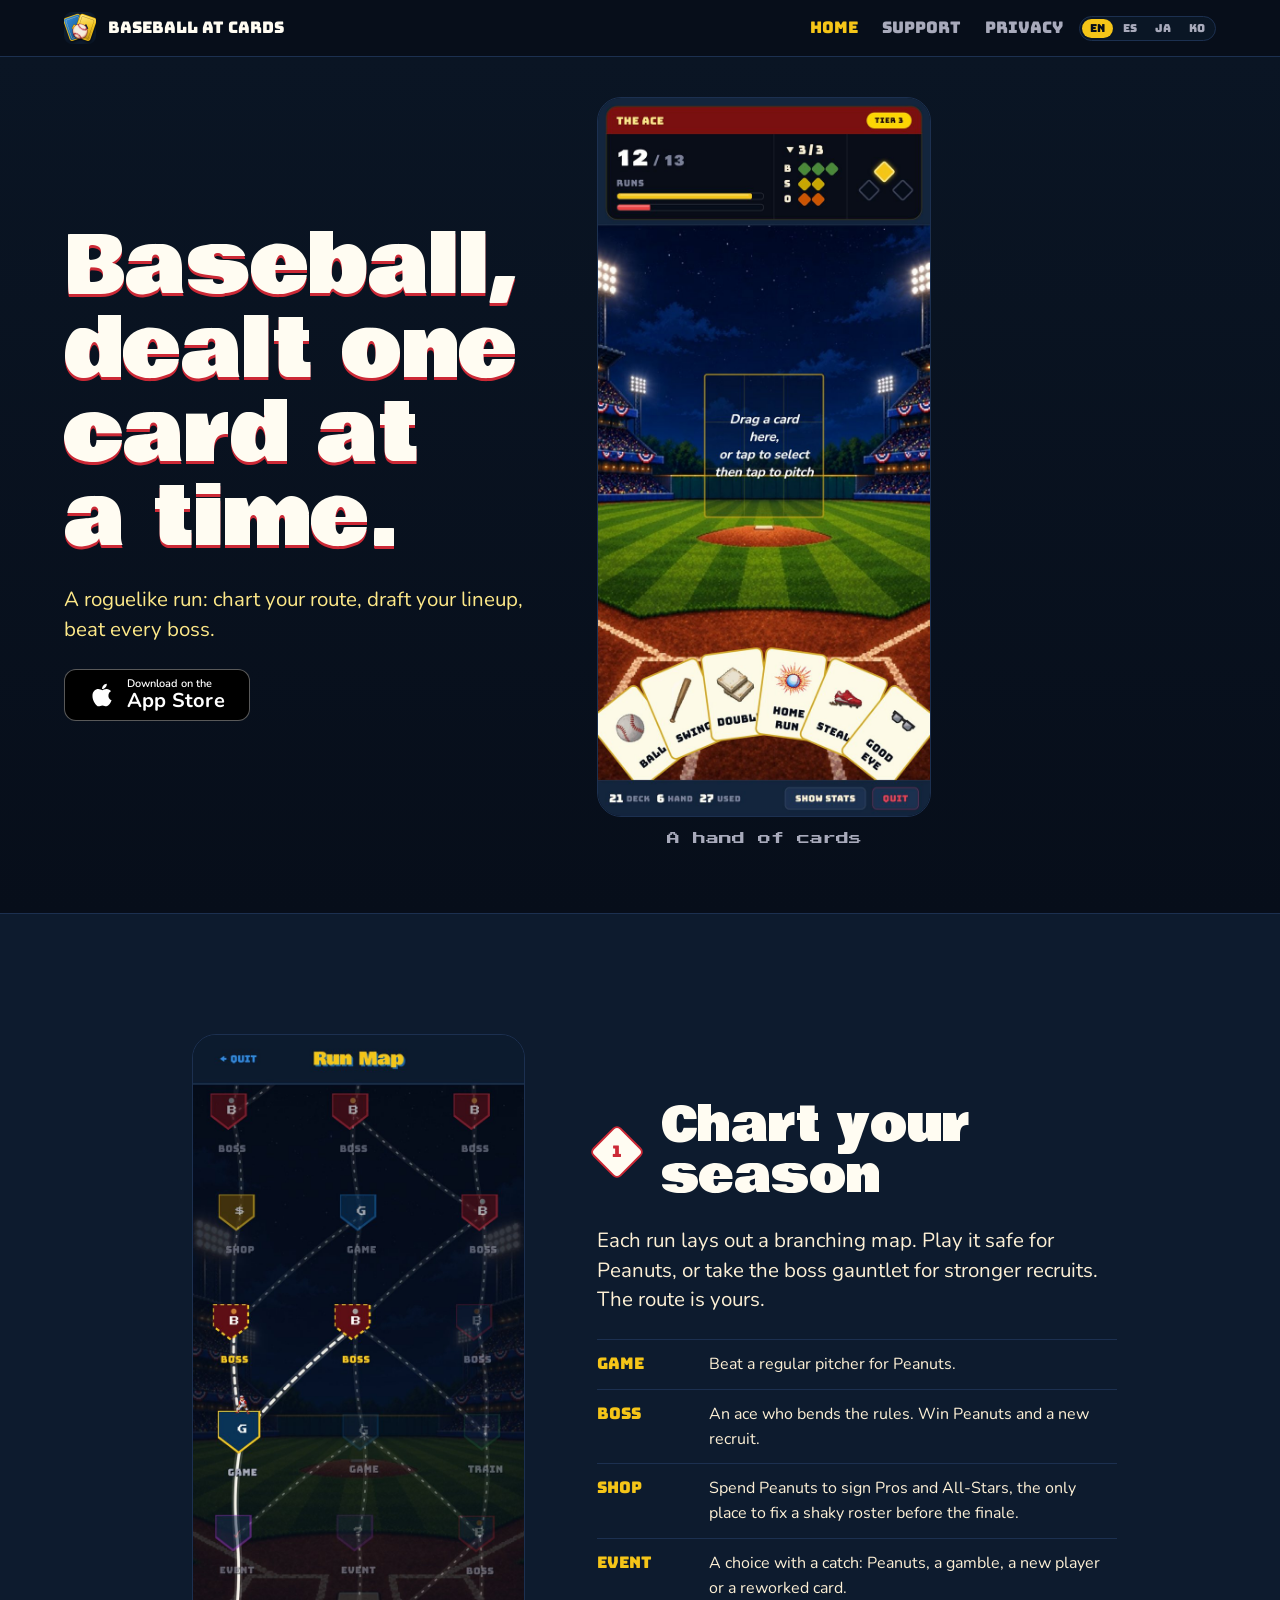
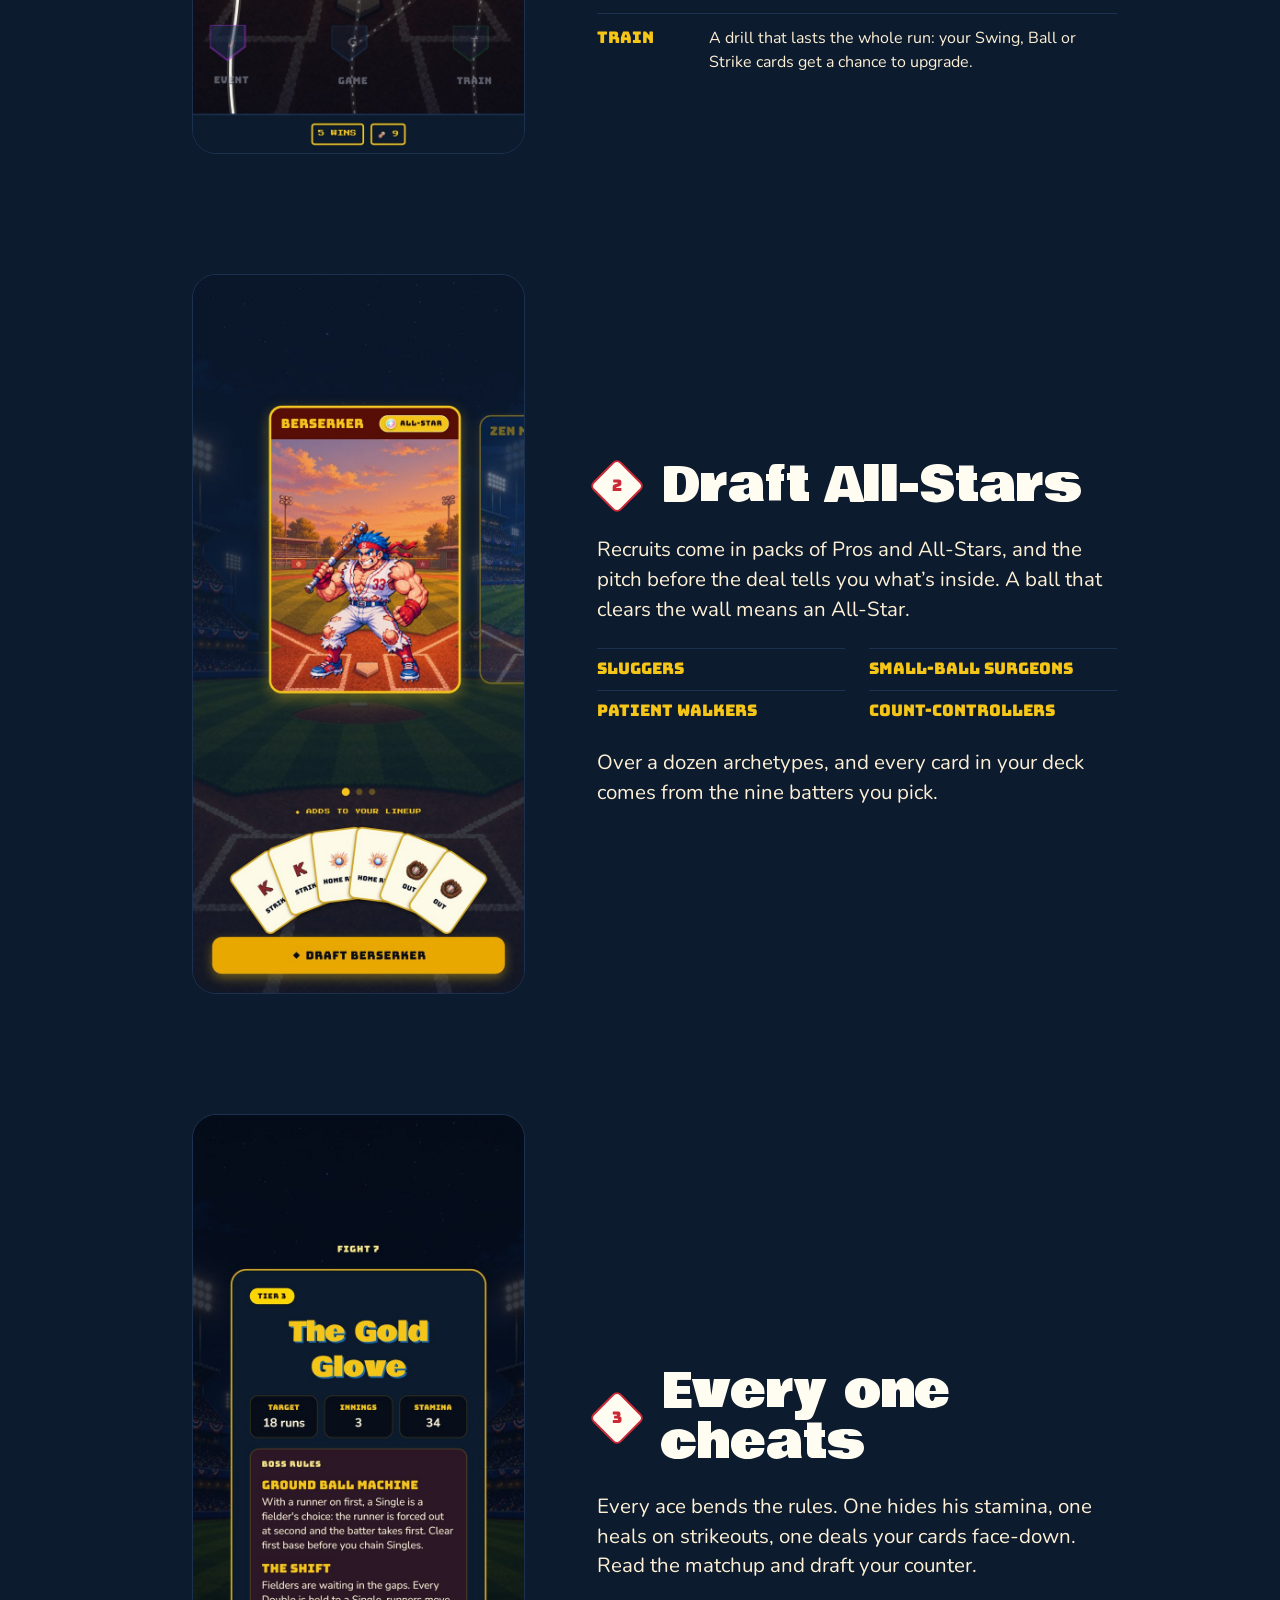
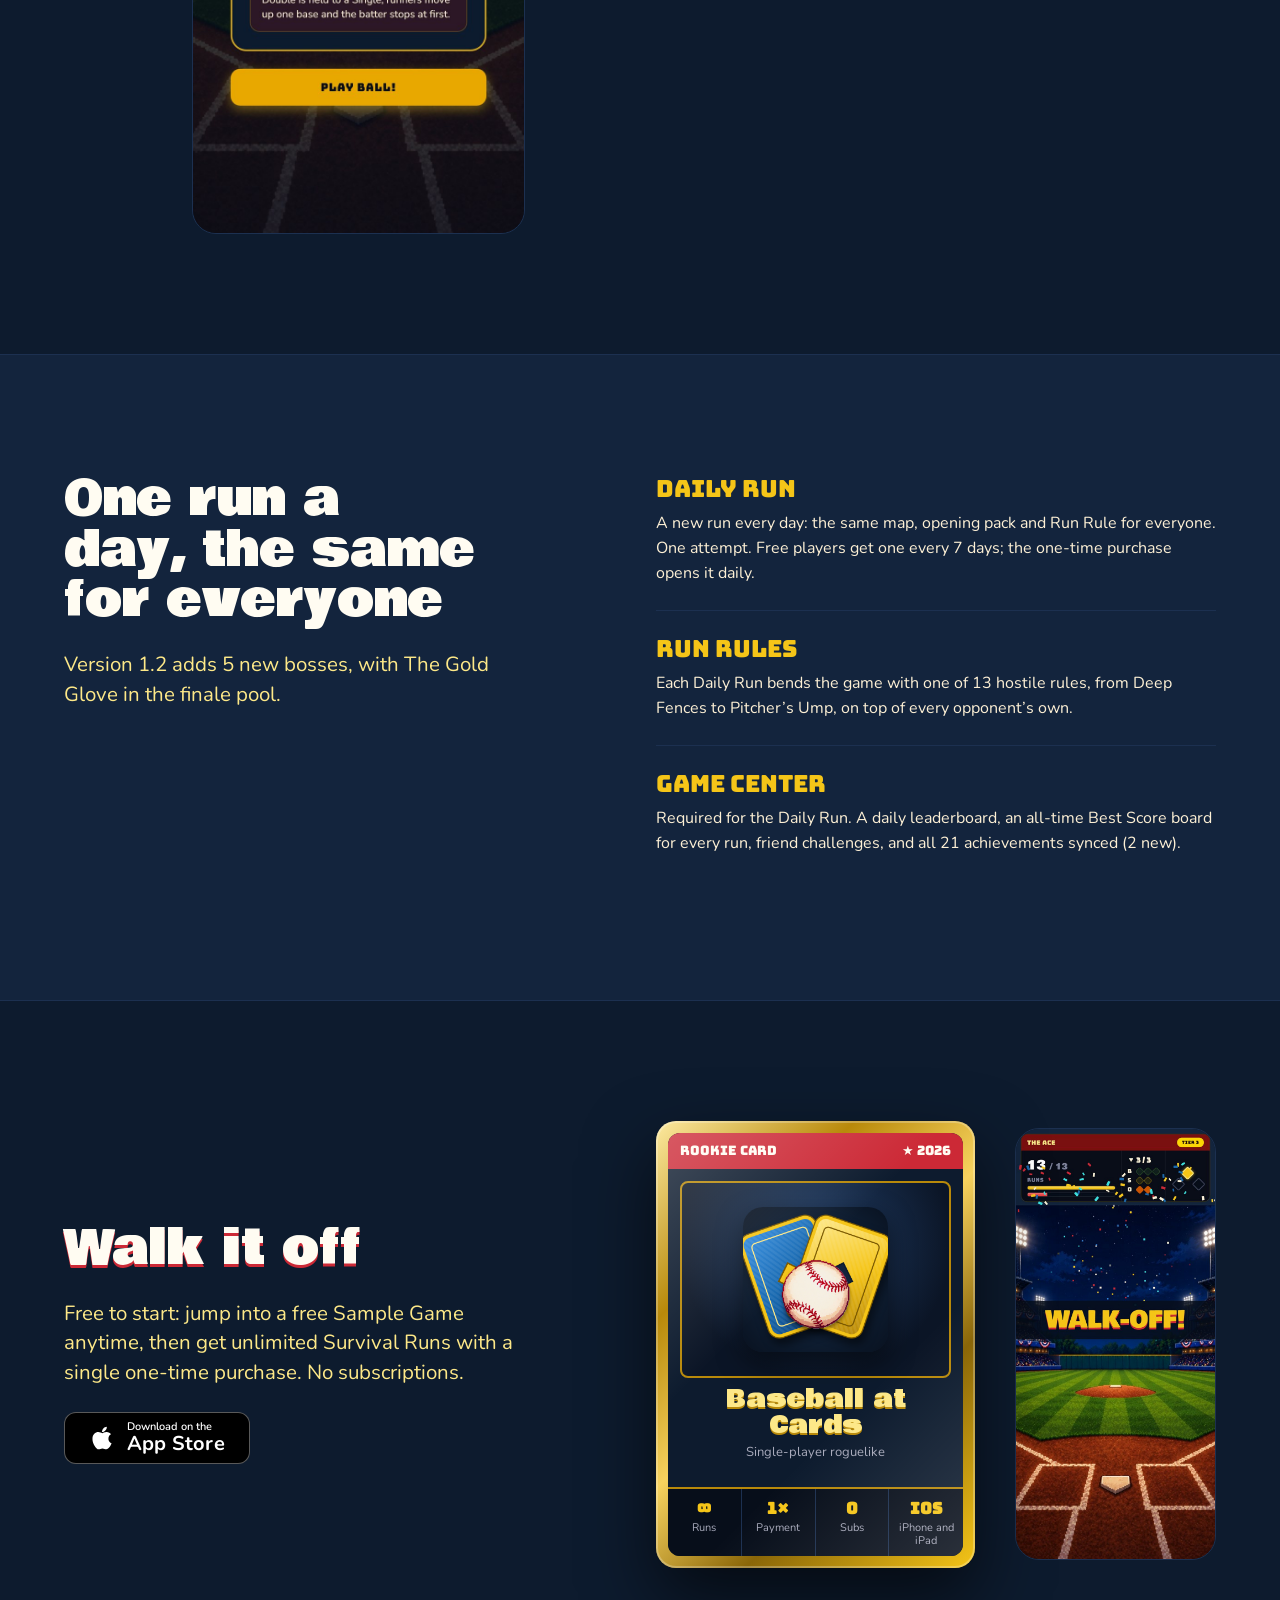
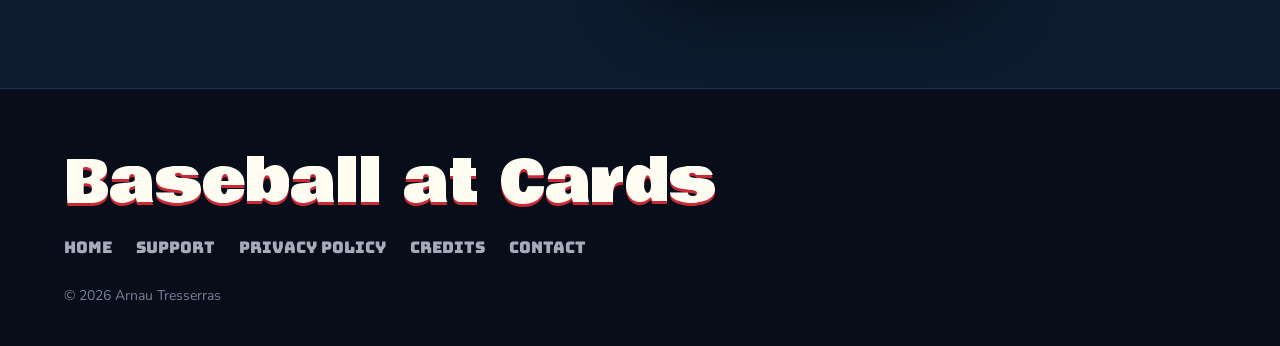
<file: index.html>
<!DOCTYPE html>
<html lang="en">
<head>
  <meta charset="UTF-8" />
  <meta name="viewport" content="width=device-width, initial-scale=1.0" />
  <title data-i18n="meta.title.home">Baseball at Cards | A Baseball Roguelike Card Game</title>
  <meta name="description" data-i18n-content="meta.desc.home" content="Baseball at Cards is a single-player baseball roguelike card game. Build your roster, defeat every boss, and survive the run. Free to play on iPhone and iPad." />
  <link rel="icon" href="assets/favicon.png" />

  <!-- Localized variants (translated in-page by js/i18n.js) -->
  <link rel="alternate" hreflang="en" href="https://arnautresserras.github.io/baseball-at-cards-site/" />
  <link rel="alternate" hreflang="es" href="https://arnautresserras.github.io/baseball-at-cards-site/?lang=es-MX" />
  <link rel="alternate" hreflang="ja" href="https://arnautresserras.github.io/baseball-at-cards-site/?lang=ja" />
  <link rel="alternate" hreflang="ko" href="https://arnautresserras.github.io/baseball-at-cards-site/?lang=ko" />
  <link rel="alternate" hreflang="x-default" href="https://arnautresserras.github.io/baseball-at-cards-site/" />

  <!-- Open Graph / social share cards -->
  <meta property="og:type" content="website" />
  <meta property="og:site_name" content="Baseball at Cards" />
  <meta property="og:title" content="Baseball at Cards, a Baseball Roguelike Card Game" />
  <meta property="og:description" content="Every pitch is a card. Map your route, draft your lineup, and swing for the fences. Free to play on iPhone." />
  <meta property="og:url" content="https://arnautresserras.github.io/baseball-at-cards-site/" />
  <meta property="og:image" content="https://arnautresserras.github.io/baseball-at-cards-site/assets/icon.png" />
  <meta property="og:image:width" content="1024" />
  <meta property="og:image:height" content="1024" />
  <meta property="og:image:alt" content="Baseball at Cards app icon" />
  <meta name="twitter:card" content="summary_large_image" />
  <meta name="twitter:title" content="Baseball at Cards, a Baseball Roguelike Card Game" />
  <meta name="twitter:description" content="Every pitch is a card. Map your route, draft your lineup, and swing for the fences. Free to play on iPhone." />
  <meta name="twitter:image" content="https://arnautresserras.github.io/baseball-at-cards-site/assets/icon.png" />
  <link rel="preconnect" href="https://fonts.googleapis.com" />
  <link rel="preconnect" href="https://fonts.gstatic.com" crossorigin />
  <link href="https://fonts.googleapis.com/css2?family=Bowlby+One&family=Bungee&family=Nunito:wght@400;600;700;800&family=Press+Start+2P&display=swap" rel="stylesheet" />
  <link rel="stylesheet" href="css/styles.css" />
  <script defer src="https://cloud.umami.is/script.js" data-website-id="12c9abd3-8a6e-4fe9-ac52-c77f7ca075a4"></script>
  <script defer src="js/i18n.js?v=5"></script>
</head>
<body>
  <header class="site-header">
    <nav class="nav">
      <a class="nav-brand" href="index.html">
        <img src="assets/icon.png" alt="Baseball at Cards icon" />
        <span>Baseball at Cards</span>
      </a>
      <div class="nav-right">
        <div class="nav-links">
          <a href="index.html" class="active" data-i18n="nav.home">Home</a>
          <a href="support.html" data-i18n="nav.support">Support</a>
          <a href="privacy.html" data-i18n="nav.privacy">Privacy</a>
        </div>
        <div class="lang-switch" data-lang-switcher></div>
      </div>
    </nav>
  </header>

  <main>
    <section class="hero">
      <div class="container hero-grid">
        <div class="hero-copy">
          <h1 data-i18n="hero.lead">Baseball, dealt one card at a time.</h1>
          <p class="lead" data-i18n="hero.tagline">A roguelike run: chart your route, draft your lineup, beat every boss.</p>
          <a class="btn-appstore" href="https://apps.apple.com/us/app/id6779787824" target="_blank" rel="noopener" data-umami-event="download-appstore">
            <svg class="apple-logo" viewBox="0 0 384 512" aria-hidden="true" focusable="false"><path fill="currentColor" d="M318.7 268.7c-.2-36.7 16.4-64.4 50-84.8-18.8-26.9-47.2-41.7-84.7-44.6-35.5-2.8-74.3 20.7-88.5 20.7-15 0-49.4-19.7-76.4-19.7C63.3 141.2 4 184.8 4 273.5q0 39.3 14.4 81.2c12.8 36.7 59 126.7 107.2 125.2 25.2-.6 43-17.9 75.8-17.9 31.8 0 48.3 17.9 76.4 17.9 48.6-.7 90.4-82.5 102.6-119.3-65.2-30.7-61.7-90-61.7-91.9zm-56.6-164.2c27.3-32.4 24.8-61.9 24-72.5-24.1 1.4-52 16.4-67.9 34.9-17.5 19.8-27.8 44.3-25.6 71.9 26.1 2 49.9-11.4 69.5-34.3z"/></svg>
            <span class="btn-appstore-text"><small data-i18n="cta.store.pre">Download on the</small><strong>App Store</strong></span>
          </a>
        </div>
        <figure class="hero-shot">
          <img src="assets/shot-1-at-bat-720.jpg" width="720" height="1558" data-i18n-alt="hero.shot.alt" alt="An at-bat in Baseball at Cards: the strike zone under the stadium lights and a hand of cards to play, from Ball and Swing to Home Run and Steal." />
          <figcaption data-i18n="hero.shot.caption">A hand of cards</figcaption>
        </figure>
      </div>
    </section>

    <section class="run">
      <div class="container">
        <ol class="stages">
          <li class="stage">
            <div class="stage-copy">
              <h2><span class="pos" aria-hidden="true"><span>1</span></span> <span data-i18n="stage1.title">Chart your season</span></h2>
              <p data-i18n="stage1.body">Each run lays out a branching map. Play it safe for Peanuts, or take the boss gauntlet for stronger recruits. The route is yours.</p>
              <dl class="nodes">
                <div><dt>Game</dt><dd data-i18n="stage1.game">Beat a regular pitcher for Peanuts.</dd></div>
                <div><dt>Boss</dt><dd data-i18n="stage1.boss">An ace who bends the rules. Win Peanuts and a new recruit.</dd></div>
                <div><dt>Shop</dt><dd data-i18n="stage1.shop">Spend Peanuts to sign Pros and All-Stars, the only place to fix a shaky roster before the finale.</dd></div>
                <div><dt>Event</dt><dd data-i18n="stage1.event">A choice with a catch: Peanuts, a gamble, a new player or a reworked card.</dd></div>
                <div><dt>Train</dt><dd data-i18n="stage1.train">A drill that lasts the whole run: your Swing, Ball or Strike cards get a chance to upgrade.</dd></div>
              </dl>
            </div>
            <figure class="stage-shot">
              <img src="assets/shot-4-map-720.jpg" width="720" height="1558" loading="lazy" data-i18n-alt="stage1.alt" alt="The run map: a branching path of Game, Boss, Shop, Event and Train nodes under the stadium lights." />
            </figure>
          </li>
          <li class="stage">
            <div class="stage-copy">
              <h2><span class="pos" aria-hidden="true"><span>2</span></span> <span data-i18n="stage2.title">Draft All-Stars</span></h2>
              <p data-i18n="stage2.body">Recruits come in packs of Pros and All-Stars, and the pitch before the deal tells you what’s inside. A ball that clears the wall means an All-Star.</p>
              <ul class="archetypes" data-i18n="stage2.arch"><li>Sluggers</li><li>Small-ball surgeons</li><li>Patient walkers</li><li>Count-controllers</li></ul>
              <p data-i18n="stage2.deck">Over a dozen archetypes, and every card in your deck comes from the nine batters you pick.</p>
            </div>
            <figure class="stage-shot">
              <img src="assets/shot-5-pack-720.jpg" width="720" height="1558" loading="lazy" data-i18n-alt="stage2.alt" alt="Drafting from a pack: Berserker, an All-Star slugger, and the six cards that join your deck." />
            </figure>
          </li>
          <li class="stage">
            <div class="stage-copy">
              <h2><span class="pos" aria-hidden="true"><span>3</span></span> <span data-i18n="stage3.title">Every one cheats</span></h2>
              <p data-i18n="stage3.body">Every ace bends the rules. One hides his stamina, one heals on strikeouts, one deals your cards face-down. Read the matchup and draft your counter.</p>
            </div>
            <figure class="stage-shot">
              <img src="assets/shot-3-boss-720.jpg" width="720" height="1558" loading="lazy" data-i18n-alt="stage3.alt" alt="The boss card for The Gold Glove: 18 runs to score in 3 innings, against two boss rules, Ground Ball Machine and The Shift." />
            </figure>
          </li>
        </ol>
      </div>
    </section>

    <section class="daily">
      <div class="container daily-grid">
        <div class="daily-head">
          <h2 data-i18n="new.title">One run a day, the same for everyone</h2>
          <p class="lead" data-i18n="new.sub">Version 1.2 adds 5 new bosses, with The Gold Glove in the finale pool.</p>
        </div>
        <div class="daily-rows">
          <div class="daily-row">
            <h3 data-i18n="n1.title">Daily Run</h3>
            <p data-i18n="n1.body">A new run every day: the same map, opening pack and Run Rule for everyone. One attempt. Free players get one every 7 days; the one-time purchase opens it daily.</p>
          </div>
          <div class="daily-row">
            <h3 data-i18n="n2.title">Run Rules</h3>
            <p data-i18n="n2.body">Each Daily Run bends the game with one of 13 hostile rules, from Deep Fences to Pitcher’s Ump, on top of every opponent’s own.</p>
          </div>
          <div class="daily-row">
            <h3 data-i18n="n3.title">Game Center</h3>
            <p data-i18n="n3.body">Required for the Daily Run. A daily leaderboard, an all-time Best Score board for every run, friend challenges, and all 21 achievements synced (2 new).</p>
          </div>
        </div>
      </div>
    </section>

    <section class="close">
      <div class="container close-grid">
        <div class="close-copy">
          <h2 data-i18n="close.title">Walk it off</h2>
          <p class="lead" data-i18n="close.body">Free to start: jump into a free Sample Game anytime, then get unlimited Survival Runs with a single one-time purchase. No subscriptions.</p>
          <a class="btn-appstore" href="https://apps.apple.com/us/app/id6779787824" target="_blank" rel="noopener" data-umami-event="download-appstore">
            <svg class="apple-logo" viewBox="0 0 384 512" aria-hidden="true" focusable="false"><path fill="currentColor" d="M318.7 268.7c-.2-36.7 16.4-64.4 50-84.8-18.8-26.9-47.2-41.7-84.7-44.6-35.5-2.8-74.3 20.7-88.5 20.7-15 0-49.4-19.7-76.4-19.7C63.3 141.2 4 184.8 4 273.5q0 39.3 14.4 81.2c12.8 36.7 59 126.7 107.2 125.2 25.2-.6 43-17.9 75.8-17.9 31.8 0 48.3 17.9 76.4 17.9 48.6-.7 90.4-82.5 102.6-119.3-65.2-30.7-61.7-90-61.7-91.9zm-56.6-164.2c27.3-32.4 24.8-61.9 24-72.5-24.1 1.4-52 16.4-67.9 34.9-17.5 19.8-27.8 44.3-25.6 71.9 26.1 2 49.9-11.4 69.5-34.3z"/></svg>
            <span class="btn-appstore-text"><small data-i18n="cta.store.pre">Download on the</small><strong>App Store</strong></span>
          </a>
        </div>
        <div class="close-pair">
          <div class="tradingcard">
            <div class="tc-inner">
              <div class="tc-banner">
                <span data-i18n="tc.rookie">Rookie Card</span>
                <span class="star">★ 2026</span>
              </div>
              <div class="tc-photo">
                <img src="assets/icon.png" alt="Baseball at Cards app icon" />
              </div>
              <div class="tc-name">
                <p class="tc-title">Baseball at Cards</p>
                <span class="sub" data-i18n="tc.sub">Single-player roguelike</span>
              </div>
              <div class="tc-stats">
                <div><b>∞</b><span data-i18n="tc.stat.runs">Runs</span></div>
                <div><b>1×</b><span data-i18n="tc.stat.unlock">Payment</span></div>
                <div><b>0</b><span data-i18n="tc.stat.subs">Subs</span></div>
                <div><b>iOS</b><span data-i18n="tc.stat.ios">iPhone and iPad</span></div>
              </div>
            </div>
          </div>
          <img class="close-shot" src="assets/shot-2-walk-off-720.jpg" width="720" height="1558" loading="lazy" data-i18n-alt="close.alt" alt="A walk-off win: confetti over the stadium as the runs counter hits 13 of 13." />
        </div>
      </div>
    </section>
  </main>

  <footer class="site-footer">
    <div class="container">
      <p class="mast-mark">Baseball at Cards</p>
      <div class="footer-links">
        <a href="index.html" data-i18n="nav.home">Home</a>
        <a href="support.html" data-i18n="nav.support">Support</a>
        <a href="privacy.html" data-i18n="foot.privacy">Privacy Policy</a>
        <a href="credits.html" data-i18n="foot.credits">Credits</a>
        <a href="mailto:arnautresserras@gmail.com" data-i18n="foot.contact">Contact</a>
      </div>
      <p class="copy" data-i18n="foot.copy">© 2026 Arnau Tresserras</p>
    </div>
  </footer>
</body>
</html>
</file>
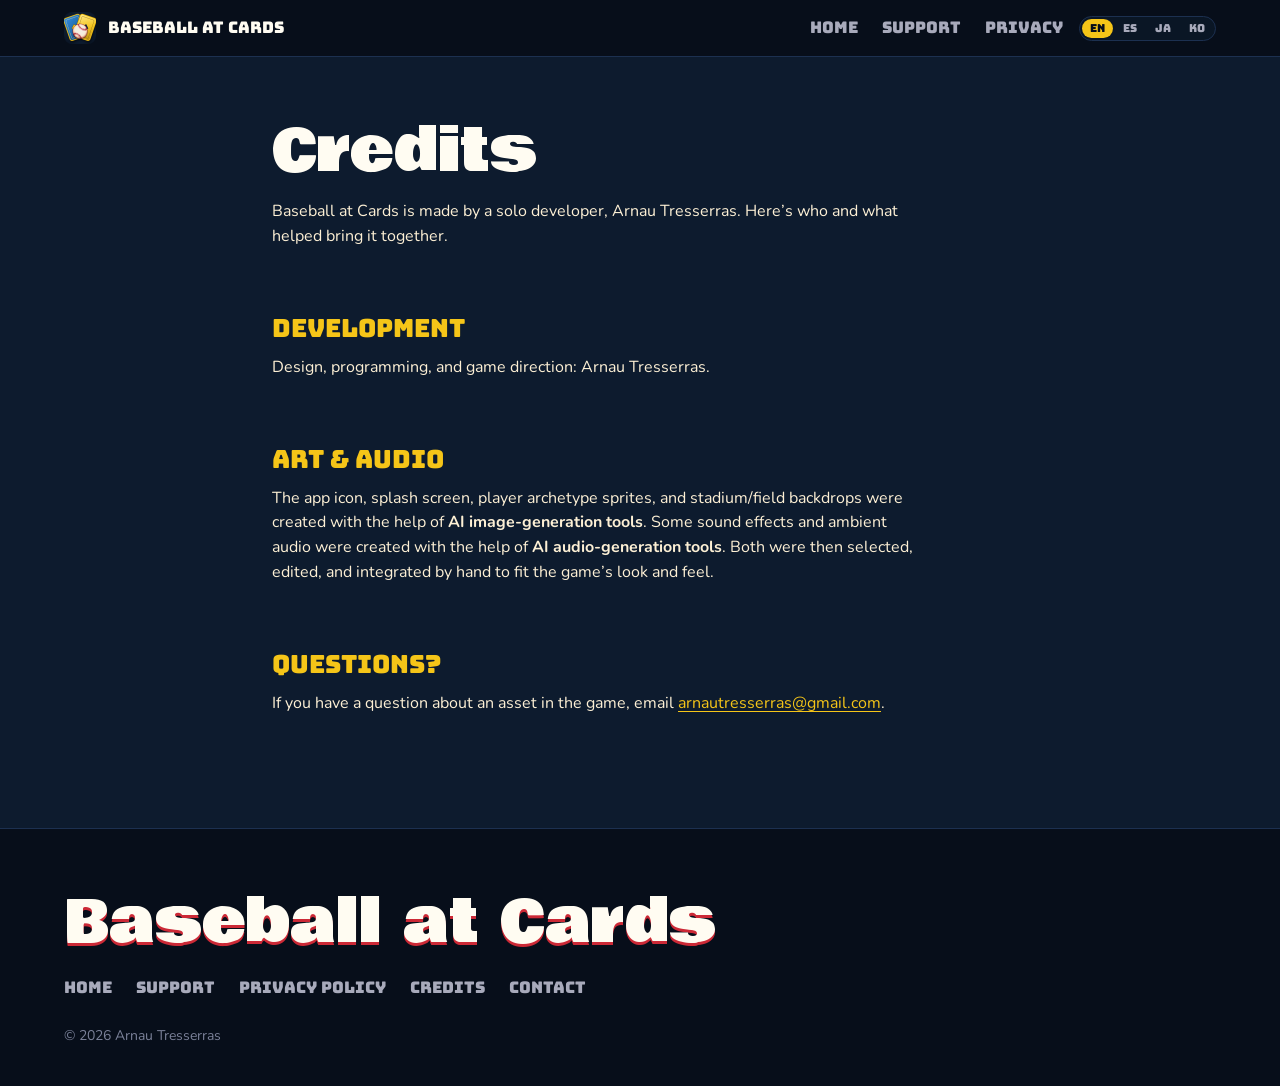
<file: credits.html>
<!DOCTYPE html>
<html lang="en">
<head>
  <meta charset="UTF-8" />
  <meta name="viewport" content="width=device-width, initial-scale=1.0" />
  <title data-i18n="meta.title.credits">Credits | Baseball at Cards</title>
  <meta name="description" data-i18n-content="meta.desc.credits" content="Credits for Baseball at Cards: development, and a note on the AI-generated art and audio used in the game." />
  <link rel="icon" href="assets/favicon.png" />

  <!-- Localized variants (translated in-page by js/i18n.js) -->
  <link rel="alternate" hreflang="en" href="https://arnautresserras.github.io/baseball-at-cards-site/credits.html" />
  <link rel="alternate" hreflang="es" href="https://arnautresserras.github.io/baseball-at-cards-site/credits.html?lang=es-MX" />
  <link rel="alternate" hreflang="ja" href="https://arnautresserras.github.io/baseball-at-cards-site/credits.html?lang=ja" />
  <link rel="alternate" hreflang="ko" href="https://arnautresserras.github.io/baseball-at-cards-site/credits.html?lang=ko" />
  <link rel="alternate" hreflang="x-default" href="https://arnautresserras.github.io/baseball-at-cards-site/credits.html" />

  <link rel="preconnect" href="https://fonts.googleapis.com" />
  <link rel="preconnect" href="https://fonts.gstatic.com" crossorigin />
  <link href="https://fonts.googleapis.com/css2?family=Bowlby+One&family=Bungee&family=Nunito:wght@400;600;700;800&family=Press+Start+2P&display=swap" rel="stylesheet" />
  <link rel="stylesheet" href="css/styles.css" />
  <script defer src="https://cloud.umami.is/script.js" data-website-id="12c9abd3-8a6e-4fe9-ac52-c77f7ca075a4"></script>
  <script defer src="js/i18n.js?v=5"></script>
</head>
<body>
  <header class="site-header">
    <nav class="nav">
      <a class="nav-brand" href="index.html">
        <img src="assets/icon.png" alt="Baseball at Cards icon" />
        <span>Baseball at Cards</span>
      </a>
      <div class="nav-right">
        <div class="nav-links">
          <a href="index.html" data-i18n="nav.home">Home</a>
          <a href="support.html" data-i18n="nav.support">Support</a>
          <a href="privacy.html" data-i18n="nav.privacy">Privacy</a>
        </div>
        <div class="lang-switch" data-lang-switcher></div>
      </div>
    </nav>
  </header>

  <main class="article">
    <div class="container">
      <h1 data-i18n="cred.h1">Credits</h1>
      <p data-i18n="cred.intro">Baseball at Cards is made by a solo developer, Arnau Tresserras. Here’s who and what helped bring it together.</p>

      <h2 data-i18n="cred.dev.h2">Development</h2>
      <p data-i18n="cred.dev.p1">Design, programming, and game direction: Arnau Tresserras.</p>

      <h2 data-i18n="cred.art.h2">Art &amp; Audio</h2>
      <p data-i18n="cred.art.p1">
        The app icon, splash screen, player archetype sprites, and stadium/field
        backdrops were created with the help of <strong>AI image-generation
        tools</strong>. Some sound effects and ambient audio were created with the
        help of <strong>AI audio-generation tools</strong>. Both were then
        selected, edited, and integrated by hand to fit the game’s look and
        feel.
      </p>

      <h2 data-i18n="cred.q.h2">Questions?</h2>
      <p data-i18n="cred.q.p1">If you have a question about an asset in the game, email <a href="mailto:arnautresserras@gmail.com">arnautresserras@gmail.com</a>.</p>
    </div>
  </main>

  <footer class="site-footer">
    <div class="container">
      <p class="mast-mark">Baseball at Cards</p>
      <div class="footer-links">
        <a href="index.html" data-i18n="nav.home">Home</a>
        <a href="support.html" data-i18n="nav.support">Support</a>
        <a href="privacy.html" data-i18n="foot.privacy">Privacy Policy</a>
        <a href="credits.html" data-i18n="foot.credits">Credits</a>
        <a href="mailto:arnautresserras@gmail.com" data-i18n="foot.contact">Contact</a>
      </div>
      <p class="copy" data-i18n="foot.copy">© 2026 Arnau Tresserras</p>
    </div>
  </footer>
</body>
</html>
</file>
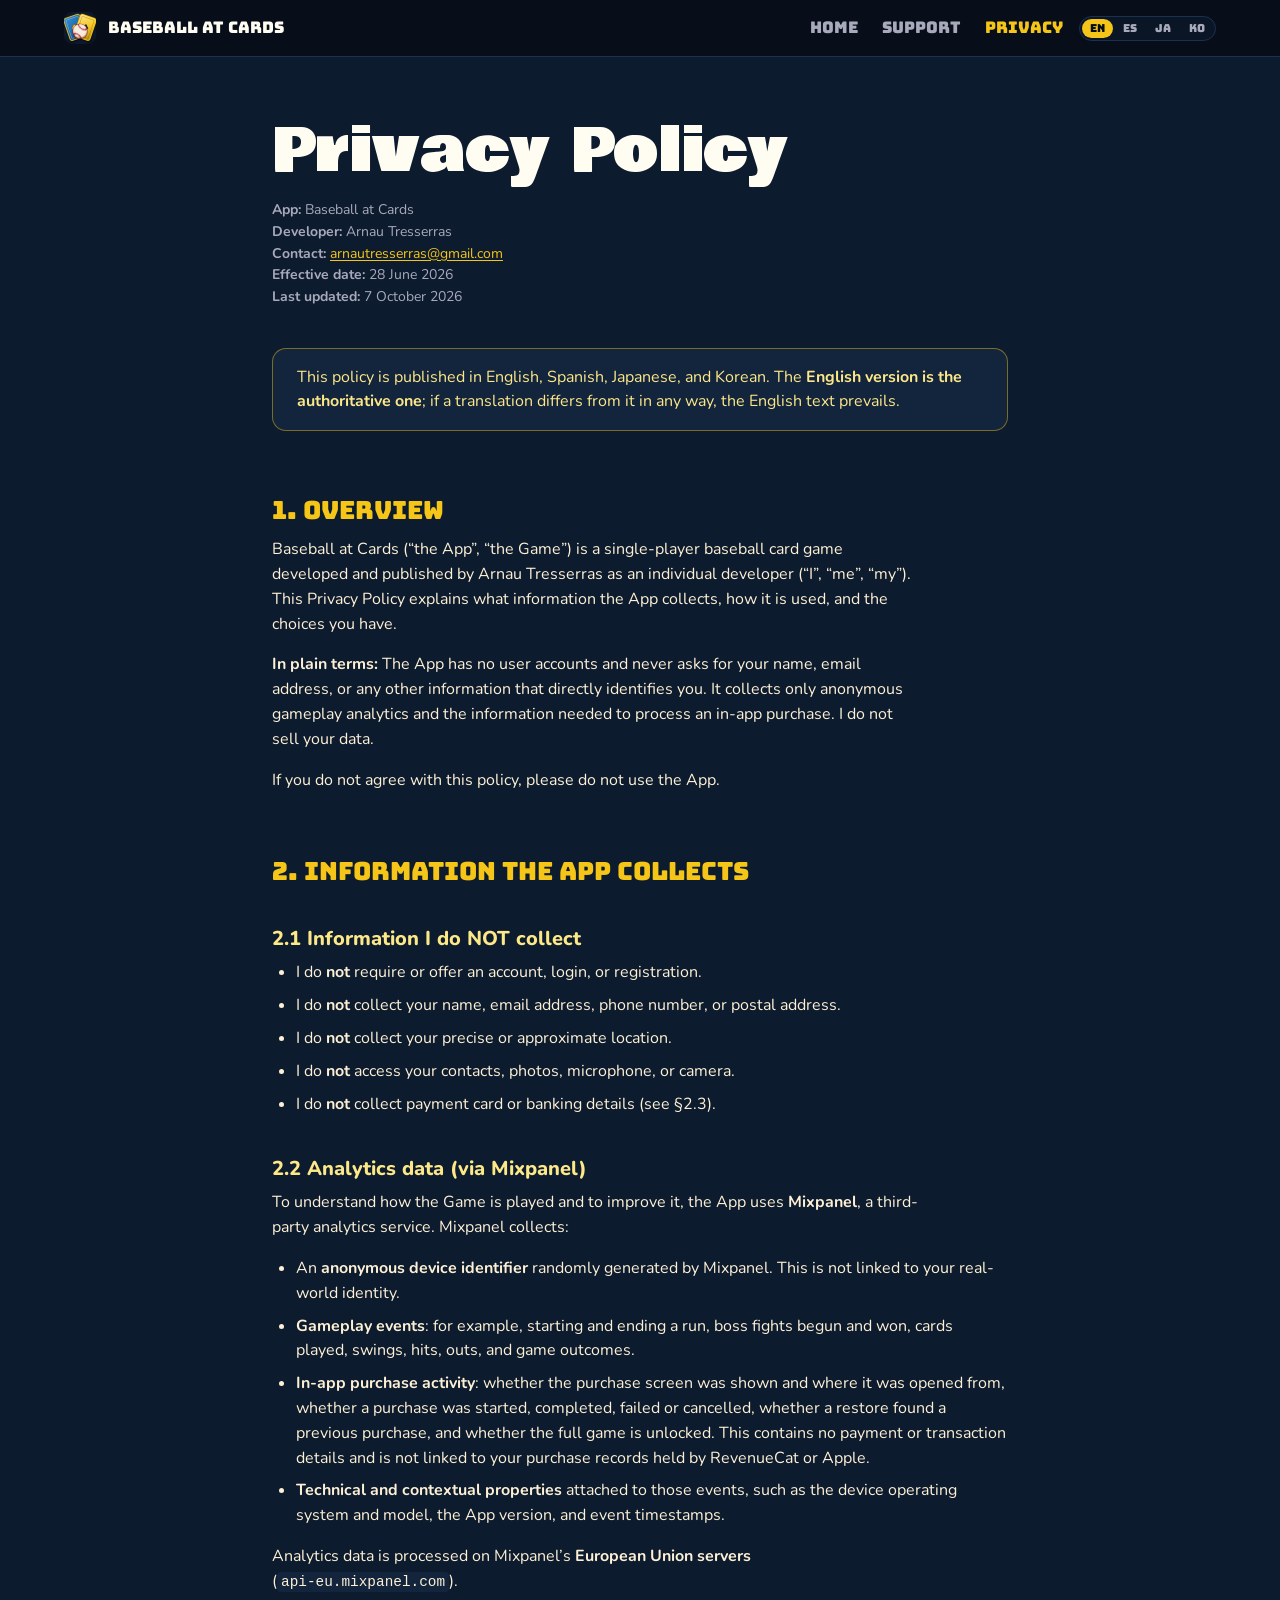
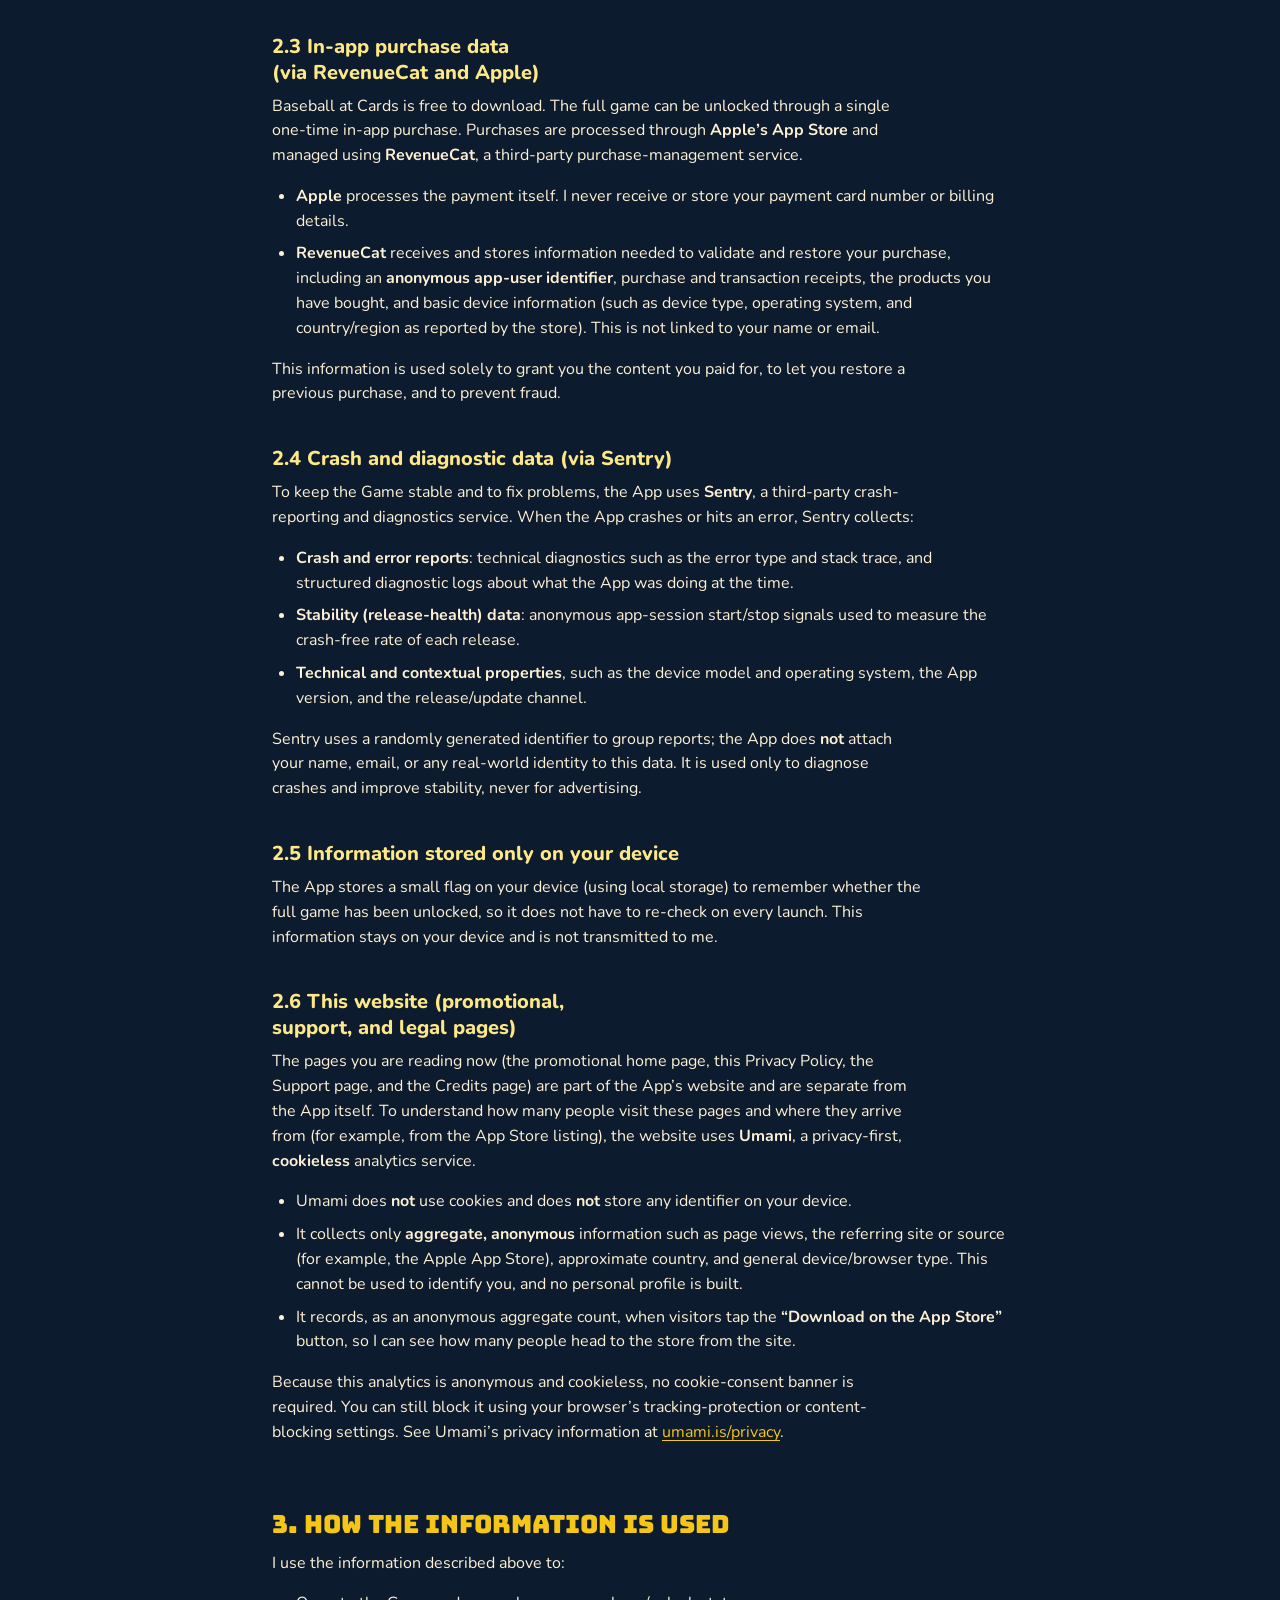
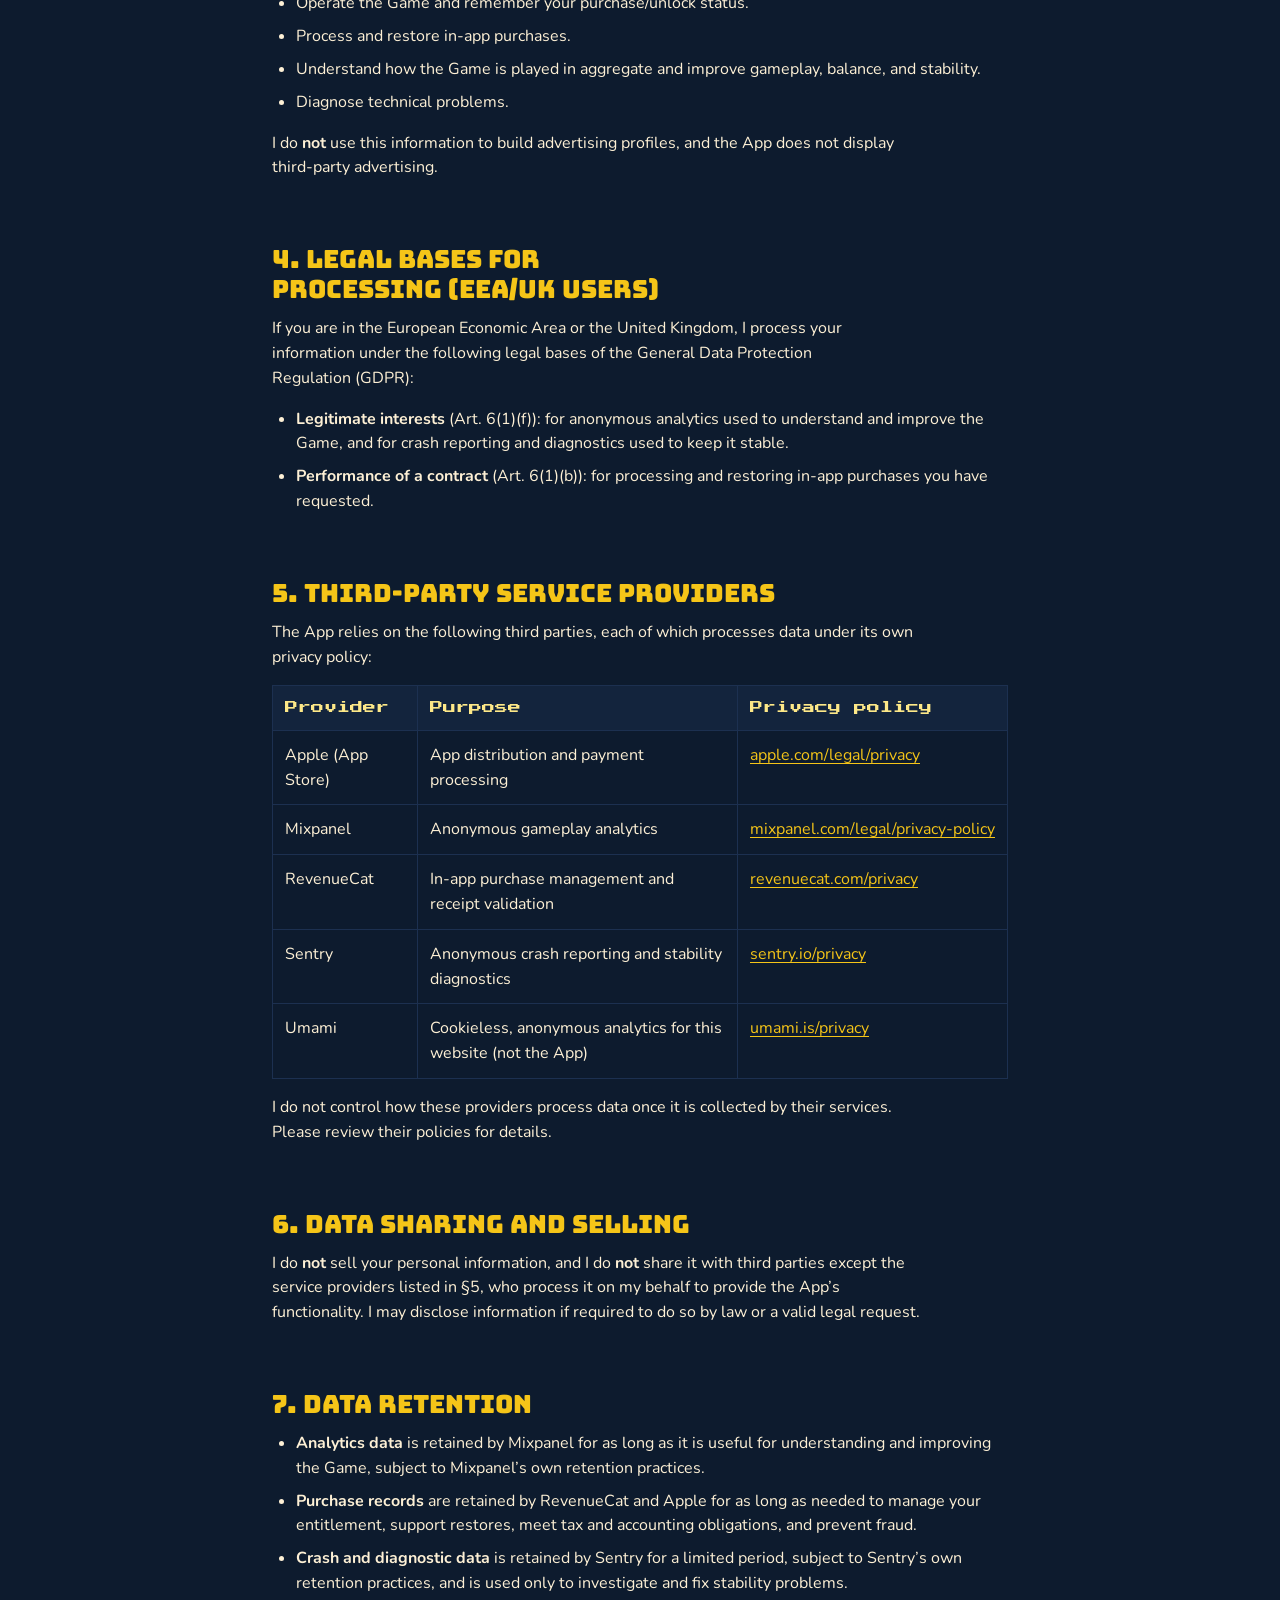
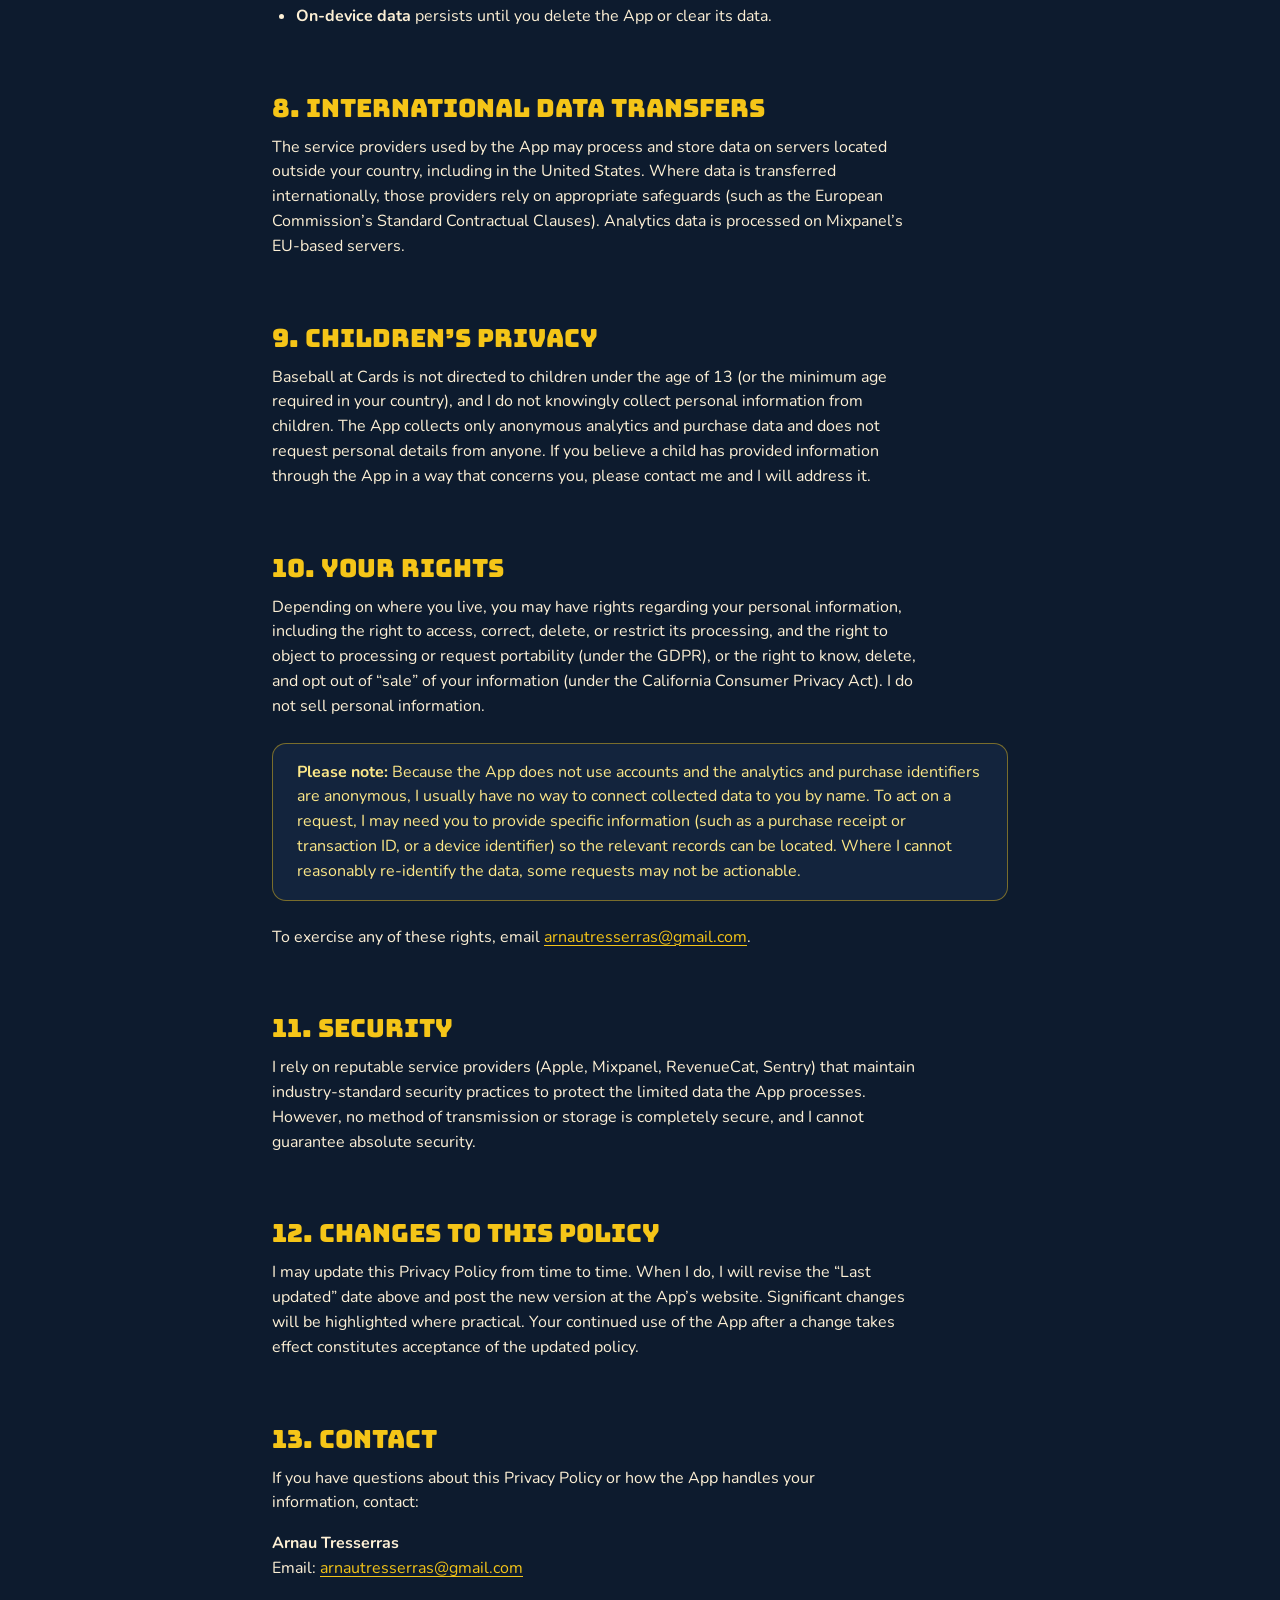
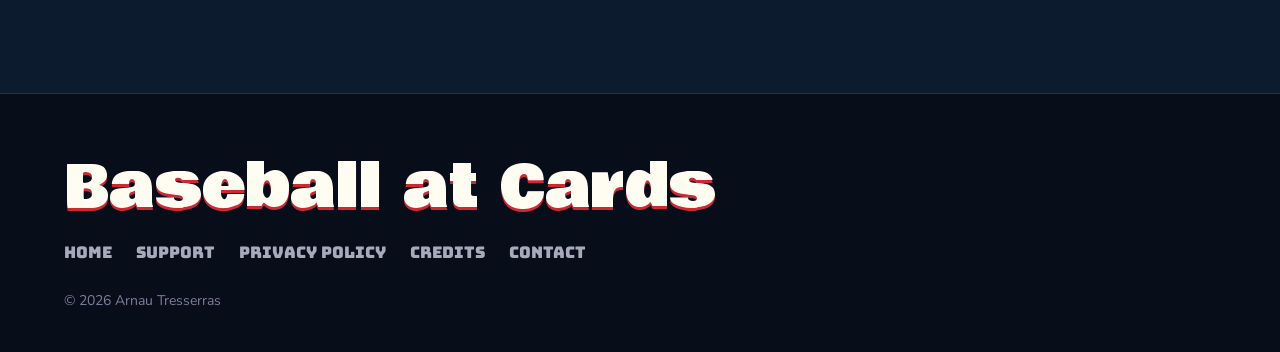
<file: privacy.html>
<!DOCTYPE html>
<html lang="en">
<head>
  <meta charset="UTF-8" />
  <meta name="viewport" content="width=device-width, initial-scale=1.0" />
  <title data-i18n="meta.title.privacy">Privacy Policy | Baseball at Cards</title>
  <meta name="description" data-i18n-content="meta.desc.privacy" content="Privacy Policy for the Baseball at Cards iOS game. No accounts, no name or email required: only anonymous analytics and the data needed to process your purchase." />
  <link rel="icon" href="assets/favicon.png" />

  <!-- Localized variants (translated in-page by js/i18n.js; English is authoritative) -->
  <link rel="alternate" hreflang="en" href="https://arnautresserras.github.io/baseball-at-cards-site/privacy.html" />
  <link rel="alternate" hreflang="es" href="https://arnautresserras.github.io/baseball-at-cards-site/privacy.html?lang=es-MX" />
  <link rel="alternate" hreflang="ja" href="https://arnautresserras.github.io/baseball-at-cards-site/privacy.html?lang=ja" />
  <link rel="alternate" hreflang="ko" href="https://arnautresserras.github.io/baseball-at-cards-site/privacy.html?lang=ko" />
  <link rel="alternate" hreflang="x-default" href="https://arnautresserras.github.io/baseball-at-cards-site/privacy.html" />

  <link rel="preconnect" href="https://fonts.googleapis.com" />
  <link rel="preconnect" href="https://fonts.gstatic.com" crossorigin />
  <link href="https://fonts.googleapis.com/css2?family=Bowlby+One&family=Bungee&family=Nunito:wght@400;600;700;800&family=Press+Start+2P&display=swap" rel="stylesheet" />
  <link rel="stylesheet" href="css/styles.css" />
  <script defer src="https://cloud.umami.is/script.js" data-website-id="12c9abd3-8a6e-4fe9-ac52-c77f7ca075a4"></script>
  <script defer src="js/i18n.js?v=5"></script>
</head>
<body>
  <header class="site-header">
    <nav class="nav">
      <a class="nav-brand" href="index.html">
        <img src="assets/icon.png" alt="Baseball at Cards icon" />
        <span>Baseball at Cards</span>
      </a>
      <div class="nav-right">
        <div class="nav-links">
          <a href="index.html" data-i18n="nav.home">Home</a>
          <a href="support.html" data-i18n="nav.support">Support</a>
          <a href="privacy.html" class="active" data-i18n="nav.privacy">Privacy</a>
        </div>
        <div class="lang-switch" data-lang-switcher></div>
      </div>
    </nav>
  </header>

  <main class="article">
    <div class="container">
      <h1 data-i18n="priv.h1">Privacy Policy</h1>
      <p class="meta" data-i18n="priv.meta">
        <strong>App:</strong> Baseball at Cards<br />
        <strong>Developer:</strong> Arnau Tresserras<br />
        <strong>Contact:</strong> <a href="mailto:arnautresserras@gmail.com">arnautresserras@gmail.com</a><br />
        <strong>Effective date:</strong> 28 June 2026<br />
        <strong>Last updated:</strong> 7 October 2026
      </p>

      <div class="callout" data-i18n="priv.langnote">This policy is published in English, Spanish, Japanese, and Korean. The <strong>English version is the authoritative one</strong>; if a translation differs from it in any way, the English text prevails.</div>

      <h2 data-i18n="priv.1.h2">1. Overview</h2>
      <p data-i18n="priv.1.p1">Baseball at Cards (“the App”, “the Game”) is a single-player baseball card game developed and published by Arnau Tresserras as an individual developer (“I”, “me”, “my”). This Privacy Policy explains what information the App collects, how it is used, and the choices you have.</p>
      <p data-i18n="priv.1.p2"><strong>In plain terms:</strong> The App has no user accounts and never asks for your name, email address, or any other information that directly identifies you. It collects only anonymous gameplay analytics and the information needed to process an in-app purchase. I do not sell your data.</p>
      <p data-i18n="priv.1.p3">If you do not agree with this policy, please do not use the App.</p>

      <h2 data-i18n="priv.2.h2">2. Information the App collects</h2>

      <h3 data-i18n="priv.2.1.h3">2.1 Information I do NOT collect</h3>
      <ul data-i18n="priv.2.1.list">
        <li>I do <strong>not</strong> require or offer an account, login, or registration.</li>
        <li>I do <strong>not</strong> collect your name, email address, phone number, or postal address.</li>
        <li>I do <strong>not</strong> collect your precise or approximate location.</li>
        <li>I do <strong>not</strong> access your contacts, photos, microphone, or camera.</li>
        <li>I do <strong>not</strong> collect payment card or banking details (see §2.3).</li>
      </ul>

      <h3 data-i18n="priv.2.2.h3">2.2 Analytics data (via Mixpanel)</h3>
      <p data-i18n="priv.2.2.p1">To understand how the Game is played and to improve it, the App uses <strong>Mixpanel</strong>, a third-party analytics service. Mixpanel collects:</p>
      <ul data-i18n="priv.2.2.list">
        <li>An <strong>anonymous device identifier</strong> randomly generated by Mixpanel. This is not linked to your real-world identity.</li>
        <li><strong>Gameplay events</strong>: for example, starting and ending a run, boss fights begun and won, cards played, swings, hits, outs, and game outcomes.</li>
        <li><strong>In-app purchase activity</strong>: whether the purchase screen was shown and where it was opened from, whether a purchase was started, completed, failed or cancelled, whether a restore found a previous purchase, and whether the full game is unlocked. This contains no payment or transaction details and is not linked to your purchase records held by RevenueCat or Apple.</li>
        <li><strong>Technical and contextual properties</strong> attached to those events, such as the device operating system and model, the App version, and event timestamps.</li>
      </ul>
      <p data-i18n="priv.2.2.p2">Analytics data is processed on Mixpanel’s <strong>European Union servers</strong> (<code>api-eu.mixpanel.com</code>).</p>

      <h3 data-i18n="priv.2.3.h3">2.3 In-app purchase data (via RevenueCat and Apple)</h3>
      <p data-i18n="priv.2.3.p1">Baseball at Cards is free to download. The full game can be unlocked through a single one-time in-app purchase. Purchases are processed through <strong>Apple’s App Store</strong> and managed using <strong>RevenueCat</strong>, a third-party purchase-management service.</p>
      <ul data-i18n="priv.2.3.list">
        <li><strong>Apple</strong> processes the payment itself. I never receive or store your payment card number or billing details.</li>
        <li><strong>RevenueCat</strong> receives and stores information needed to validate and restore your purchase, including an <strong>anonymous app-user identifier</strong>, purchase and transaction receipts, the products you have bought, and basic device information (such as device type, operating system, and country/region as reported by the store). This is not linked to your name or email.</li>
      </ul>
      <p data-i18n="priv.2.3.p2">This information is used solely to grant you the content you paid for, to let you restore a previous purchase, and to prevent fraud.</p>

      <h3 data-i18n="priv.2.4.h3">2.4 Crash and diagnostic data (via Sentry)</h3>
      <p data-i18n="priv.2.4.p1">To keep the Game stable and to fix problems, the App uses <strong>Sentry</strong>, a third-party crash-reporting and diagnostics service. When the App crashes or hits an error, Sentry collects:</p>
      <ul data-i18n="priv.2.4.list">
        <li><strong>Crash and error reports</strong>: technical diagnostics such as the error type and stack trace, and structured diagnostic logs about what the App was doing at the time.</li>
        <li><strong>Stability (release-health) data</strong>: anonymous app-session start/stop signals used to measure the crash-free rate of each release.</li>
        <li><strong>Technical and contextual properties</strong>, such as the device model and operating system, the App version, and the release/update channel.</li>
      </ul>
      <p data-i18n="priv.2.4.p2">Sentry uses a randomly generated identifier to group reports; the App does <strong>not</strong> attach your name, email, or any real-world identity to this data. It is used only to diagnose crashes and improve stability, never for advertising.</p>

      <h3 data-i18n="priv.2.5.h3">2.5 Information stored only on your device</h3>
      <p data-i18n="priv.2.5.p1">The App stores a small flag on your device (using local storage) to remember whether the full game has been unlocked, so it does not have to re-check on every launch. This information stays on your device and is not transmitted to me.</p>

      <h3 data-i18n="priv.2.6.h3">2.6 This website (promotional, support, and legal pages)</h3>
      <p data-i18n="priv.2.6.p1">The pages you are reading now (the promotional home page, this Privacy Policy, the Support page, and the Credits page) are part of the App’s website and are separate from the App itself. To understand how many people visit these pages and where they arrive from (for example, from the App Store listing), the website uses <strong>Umami</strong>, a privacy-first, <strong>cookieless</strong> analytics service.</p>
      <ul data-i18n="priv.2.6.list">
        <li>Umami does <strong>not</strong> use cookies and does <strong>not</strong> store any identifier on your device.</li>
        <li>It collects only <strong>aggregate, anonymous</strong> information such as page views, the referring site or source (for example, the Apple App Store), approximate country, and general device/browser type. This cannot be used to identify you, and no personal profile is built.</li>
        <li>It records, as an anonymous aggregate count, when visitors tap the <strong>“Download on the App Store”</strong> button, so I can see how many people head to the store from the site.</li>
      </ul>
      <p data-i18n="priv.2.6.p2">Because this analytics is anonymous and cookieless, no cookie-consent banner is required. You can still block it using your browser’s tracking-protection or content-blocking settings. See Umami’s privacy information at <a href="https://umami.is/privacy">umami.is/privacy</a>.</p>

      <h2 data-i18n="priv.3.h2">3. How the information is used</h2>
      <p data-i18n="priv.3.p1">I use the information described above to:</p>
      <ul data-i18n="priv.3.list">
        <li>Operate the Game and remember your purchase/unlock status.</li>
        <li>Process and restore in-app purchases.</li>
        <li>Understand how the Game is played in aggregate and improve gameplay, balance, and stability.</li>
        <li>Diagnose technical problems.</li>
      </ul>
      <p data-i18n="priv.3.p2">I do <strong>not</strong> use this information to build advertising profiles, and the App does not display third-party advertising.</p>

      <h2 data-i18n="priv.4.h2">4. Legal bases for processing (EEA/UK users)</h2>
      <p data-i18n="priv.4.p1">If you are in the European Economic Area or the United Kingdom, I process your information under the following legal bases of the General Data Protection Regulation (GDPR):</p>
      <ul data-i18n="priv.4.list">
        <li><strong>Legitimate interests</strong> (Art. 6(1)(f)): for anonymous analytics used to understand and improve the Game, and for crash reporting and diagnostics used to keep it stable.</li>
        <li><strong>Performance of a contract</strong> (Art. 6(1)(b)): for processing and restoring in-app purchases you have requested.</li>
      </ul>

      <h2 data-i18n="priv.5.h2">5. Third-party service providers</h2>
      <p data-i18n="priv.5.p1">The App relies on the following third parties, each of which processes data under its own privacy policy:</p>
      <div class="table-wrap">
        <table>
          <thead>
            <tr>
              <th data-i18n="priv.5.th.provider">Provider</th>
              <th data-i18n="priv.5.th.purpose">Purpose</th>
              <th data-i18n="priv.5.th.policy">Privacy policy</th>
            </tr>
          </thead>
          <tbody>
            <tr><td>Apple (App Store)</td><td data-i18n="priv.5.apple">App distribution and payment processing</td><td><a href="https://www.apple.com/legal/privacy/">apple.com/legal/privacy</a></td></tr>
            <tr><td>Mixpanel</td><td data-i18n="priv.5.mixpanel">Anonymous gameplay analytics</td><td><a href="https://mixpanel.com/legal/privacy-policy/">mixpanel.com/legal/privacy-policy</a></td></tr>
            <tr><td>RevenueCat</td><td data-i18n="priv.5.revenuecat">In-app purchase management and receipt validation</td><td><a href="https://www.revenuecat.com/privacy/">revenuecat.com/privacy</a></td></tr>
            <tr><td>Sentry</td><td data-i18n="priv.5.sentry">Anonymous crash reporting and stability diagnostics</td><td><a href="https://sentry.io/privacy/">sentry.io/privacy</a></td></tr>
            <tr><td>Umami</td><td data-i18n="priv.5.umami">Cookieless, anonymous analytics for this website (not the App)</td><td><a href="https://umami.is/privacy">umami.is/privacy</a></td></tr>
          </tbody>
        </table>
      </div>
      <p data-i18n="priv.5.p2">I do not control how these providers process data once it is collected by their services. Please review their policies for details.</p>

      <h2 data-i18n="priv.6.h2">6. Data sharing and selling</h2>
      <p data-i18n="priv.6.p1">I do <strong>not</strong> sell your personal information, and I do <strong>not</strong> share it with third parties except the service providers listed in §5, who process it on my behalf to provide the App’s functionality. I may disclose information if required to do so by law or a valid legal request.</p>

      <h2 data-i18n="priv.7.h2">7. Data retention</h2>
      <ul data-i18n="priv.7.list">
        <li><strong>Analytics data</strong> is retained by Mixpanel for as long as it is useful for understanding and improving the Game, subject to Mixpanel’s own retention practices.</li>
        <li><strong>Purchase records</strong> are retained by RevenueCat and Apple for as long as needed to manage your entitlement, support restores, meet tax and accounting obligations, and prevent fraud.</li>
        <li><strong>Crash and diagnostic data</strong> is retained by Sentry for a limited period, subject to Sentry’s own retention practices, and is used only to investigate and fix stability problems.</li>
        <li><strong>On-device data</strong> persists until you delete the App or clear its data.</li>
      </ul>

      <h2 data-i18n="priv.8.h2">8. International data transfers</h2>
      <p data-i18n="priv.8.p1">The service providers used by the App may process and store data on servers located outside your country, including in the United States. Where data is transferred internationally, those providers rely on appropriate safeguards (such as the European Commission’s Standard Contractual Clauses). Analytics data is processed on Mixpanel’s EU-based servers.</p>

      <h2 data-i18n="priv.9.h2">9. Children’s privacy</h2>
      <p data-i18n="priv.9.p1">Baseball at Cards is not directed to children under the age of 13 (or the minimum age required in your country), and I do not knowingly collect personal information from children. The App collects only anonymous analytics and purchase data and does not request personal details from anyone. If you believe a child has provided information through the App in a way that concerns you, please contact me and I will address it.</p>

      <h2 data-i18n="priv.10.h2">10. Your rights</h2>
      <p data-i18n="priv.10.p1">Depending on where you live, you may have rights regarding your personal information, including the right to access, correct, delete, or restrict its processing, and the right to object to processing or request portability (under the GDPR), or the right to know, delete, and opt out of “sale” of your information (under the California Consumer Privacy Act). I do not sell personal information.</p>
      <div class="callout" data-i18n="priv.10.callout"><strong>Please note:</strong> Because the App does not use accounts and the analytics and purchase identifiers are anonymous, I usually have no way to connect collected data to you by name. To act on a request, I may need you to provide specific information (such as a purchase receipt or transaction ID, or a device identifier) so the relevant records can be located. Where I cannot reasonably re-identify the data, some requests may not be actionable.</div>
      <p data-i18n="priv.10.p2">To exercise any of these rights, email <a href="mailto:arnautresserras@gmail.com">arnautresserras@gmail.com</a>.</p>

      <h2 data-i18n="priv.11.h2">11. Security</h2>
      <p data-i18n="priv.11.p1">I rely on reputable service providers (Apple, Mixpanel, RevenueCat, Sentry) that maintain industry-standard security practices to protect the limited data the App processes. However, no method of transmission or storage is completely secure, and I cannot guarantee absolute security.</p>

      <h2 data-i18n="priv.12.h2">12. Changes to this policy</h2>
      <p data-i18n="priv.12.p1">I may update this Privacy Policy from time to time. When I do, I will revise the “Last updated” date above and post the new version at the App’s website. Significant changes will be highlighted where practical. Your continued use of the App after a change takes effect constitutes acceptance of the updated policy.</p>

      <h2 data-i18n="priv.13.h2">13. Contact</h2>
      <p data-i18n="priv.13.p1">If you have questions about this Privacy Policy or how the App handles your information, contact:</p>
      <p data-i18n="priv.13.p2"><strong>Arnau Tresserras</strong><br />Email: <a href="mailto:arnautresserras@gmail.com">arnautresserras@gmail.com</a></p>
    </div>
  </main>

  <footer class="site-footer">
    <div class="container">
      <p class="mast-mark">Baseball at Cards</p>
      <div class="footer-links">
        <a href="index.html" data-i18n="nav.home">Home</a>
        <a href="support.html" data-i18n="nav.support">Support</a>
        <a href="privacy.html" data-i18n="foot.privacy">Privacy Policy</a>
        <a href="credits.html" data-i18n="foot.credits">Credits</a>
        <a href="mailto:arnautresserras@gmail.com" data-i18n="foot.contact">Contact</a>
      </div>
      <p class="copy" data-i18n="foot.copy">© 2026 Arnau Tresserras</p>
    </div>
  </footer>
</body>
</html>
</file>
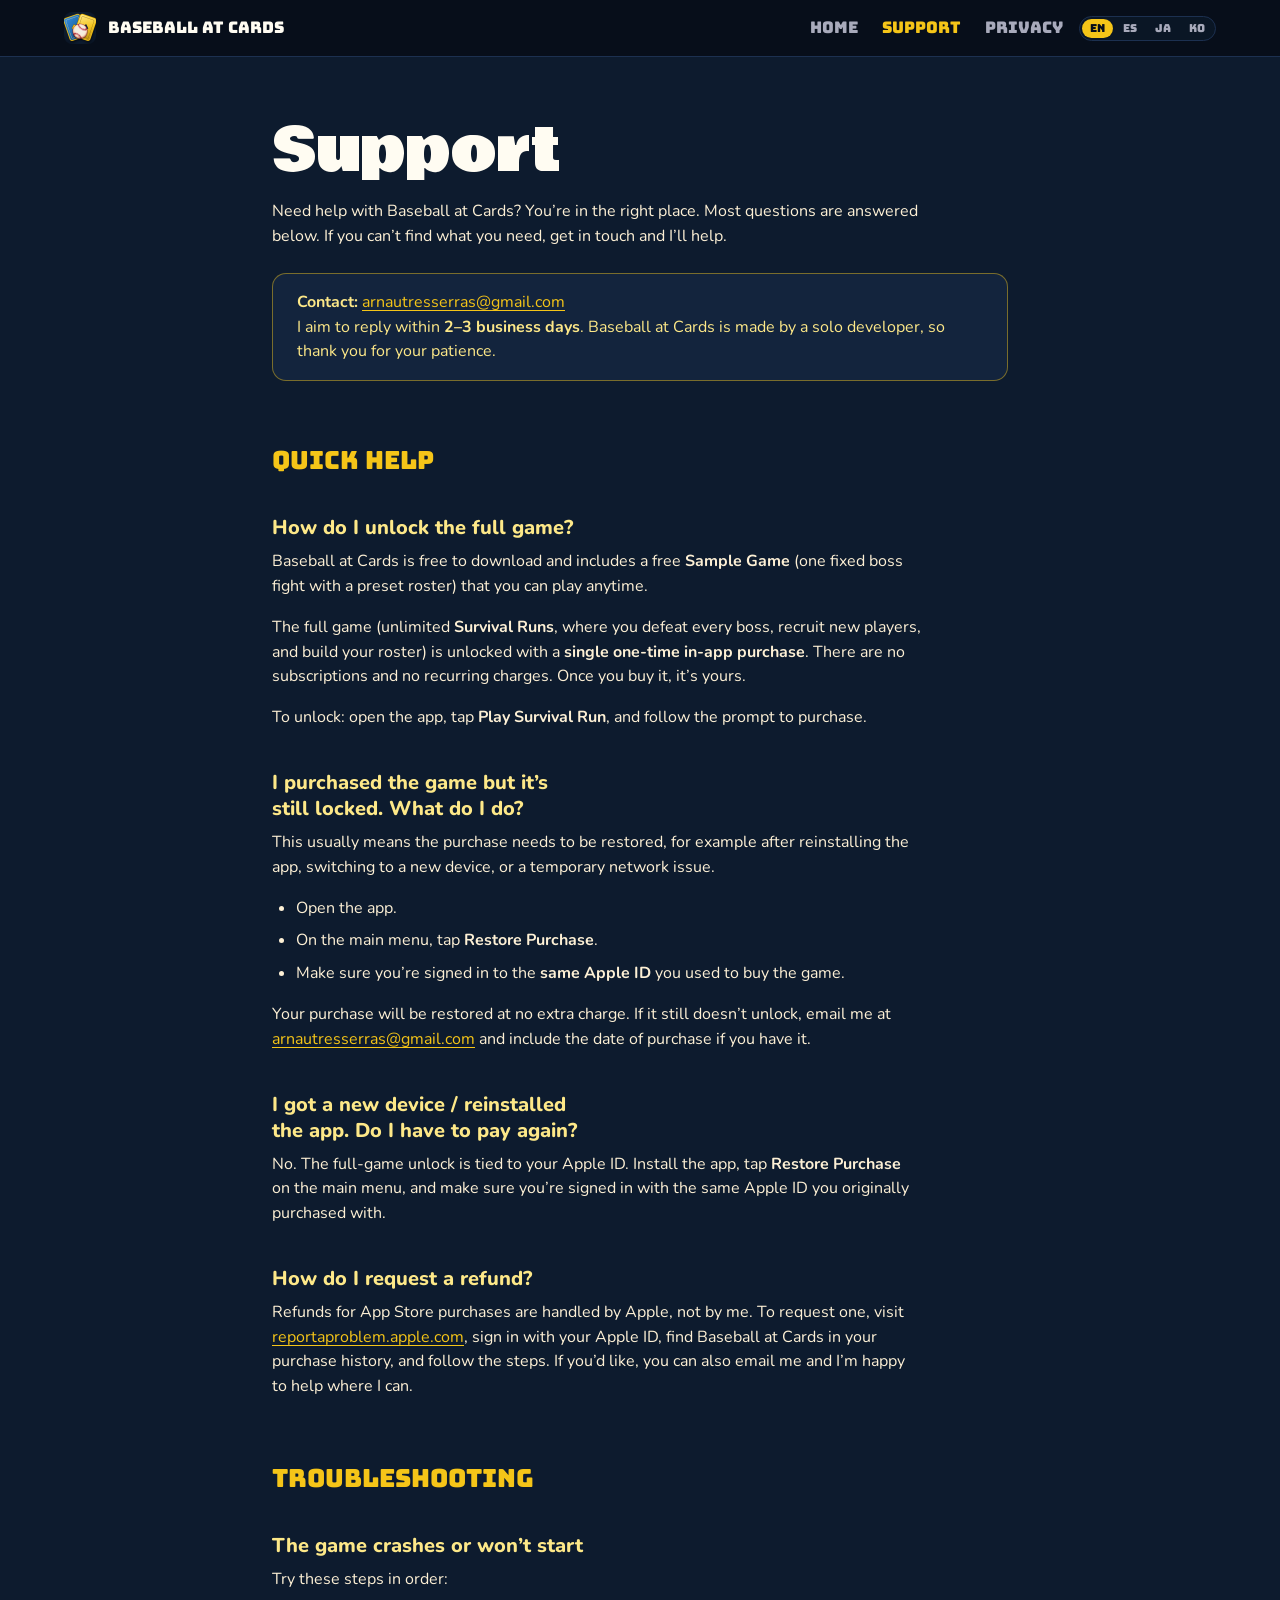
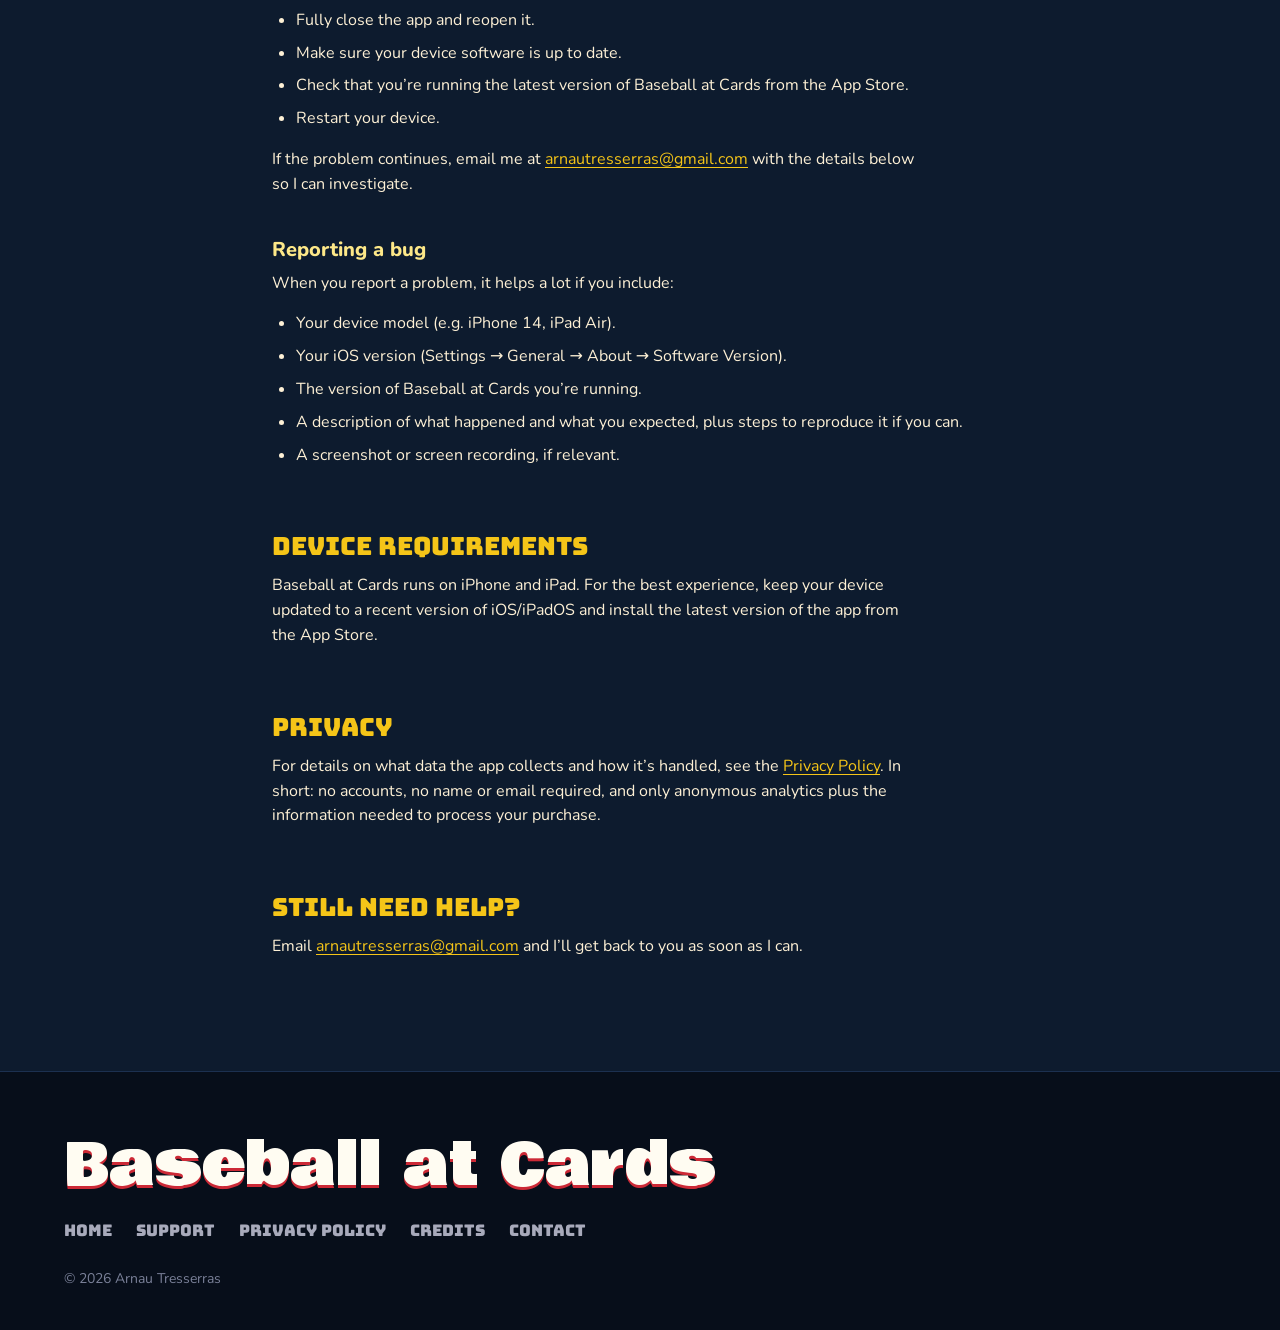
<file: support.html>
<!DOCTYPE html>
<html lang="en">
<head>
  <meta charset="UTF-8" />
  <meta name="viewport" content="width=device-width, initial-scale=1.0" />
  <title data-i18n="meta.title.support">Support | Baseball at Cards</title>
  <meta name="description" data-i18n-content="meta.desc.support" content="Support and FAQ for Baseball at Cards. Get help with purchases, restoring your unlock, troubleshooting, and contacting the developer." />
  <link rel="icon" href="assets/favicon.png" />

  <!-- Localized variants (translated in-page by js/i18n.js) -->
  <link rel="alternate" hreflang="en" href="https://arnautresserras.github.io/baseball-at-cards-site/support.html" />
  <link rel="alternate" hreflang="es" href="https://arnautresserras.github.io/baseball-at-cards-site/support.html?lang=es-MX" />
  <link rel="alternate" hreflang="ja" href="https://arnautresserras.github.io/baseball-at-cards-site/support.html?lang=ja" />
  <link rel="alternate" hreflang="ko" href="https://arnautresserras.github.io/baseball-at-cards-site/support.html?lang=ko" />
  <link rel="alternate" hreflang="x-default" href="https://arnautresserras.github.io/baseball-at-cards-site/support.html" />

  <link rel="preconnect" href="https://fonts.googleapis.com" />
  <link rel="preconnect" href="https://fonts.gstatic.com" crossorigin />
  <link href="https://fonts.googleapis.com/css2?family=Bowlby+One&family=Bungee&family=Nunito:wght@400;600;700;800&family=Press+Start+2P&display=swap" rel="stylesheet" />
  <link rel="stylesheet" href="css/styles.css" />
  <script defer src="https://cloud.umami.is/script.js" data-website-id="12c9abd3-8a6e-4fe9-ac52-c77f7ca075a4"></script>
  <script defer src="js/i18n.js?v=5"></script>
</head>
<body>
  <header class="site-header">
    <nav class="nav">
      <a class="nav-brand" href="index.html">
        <img src="assets/icon.png" alt="Baseball at Cards icon" />
        <span>Baseball at Cards</span>
      </a>
      <div class="nav-right">
        <div class="nav-links">
          <a href="index.html" data-i18n="nav.home">Home</a>
          <a href="support.html" class="active" data-i18n="nav.support">Support</a>
          <a href="privacy.html" data-i18n="nav.privacy">Privacy</a>
        </div>
        <div class="lang-switch" data-lang-switcher></div>
      </div>
    </nav>
  </header>

  <main class="article">
    <div class="container">
      <h1 data-i18n="sup.h1">Support</h1>
      <p data-i18n="sup.intro">Need help with Baseball at Cards? You’re in the right place. Most questions are answered below. If you can’t find what you need, get in touch and I’ll help.</p>
      <div class="callout" data-i18n="sup.contact.callout">
        <strong>Contact:</strong> <a href="mailto:arnautresserras@gmail.com">arnautresserras@gmail.com</a><br />
        I aim to reply within <strong>2–3 business days</strong>. Baseball at Cards is made by a solo developer, so thank you for your patience.
      </div>

      <h2 data-i18n="sup.quick.h2">Quick help</h2>

      <h3 data-i18n="sup.unlock.h3">How do I unlock the full game?</h3>
      <p data-i18n="sup.unlock.p1">Baseball at Cards is free to download and includes a free <strong>Sample Game</strong> (one fixed boss fight with a preset roster) that you can play anytime.</p>
      <p data-i18n="sup.unlock.p2">The full game (unlimited <strong>Survival Runs</strong>, where you defeat every boss, recruit new players, and build your roster) is unlocked with a <strong>single one-time in-app purchase</strong>. There are no subscriptions and no recurring charges. Once you buy it, it’s yours.</p>
      <p data-i18n="sup.unlock.p3">To unlock: open the app, tap <strong>Play Survival Run</strong>, and follow the prompt to purchase.</p>

      <h3 data-i18n="sup.locked.h3">I purchased the game but it’s still locked. What do I do?</h3>
      <p data-i18n="sup.locked.p1">This usually means the purchase needs to be restored, for example after reinstalling the app, switching to a new device, or a temporary network issue.</p>
      <ul data-i18n="sup.locked.list">
        <li>Open the app.</li>
        <li>On the main menu, tap <strong>Restore Purchase</strong>.</li>
        <li>Make sure you’re signed in to the <strong>same Apple ID</strong> you used to buy the game.</li>
      </ul>
      <p data-i18n="sup.locked.p2">Your purchase will be restored at no extra charge. If it still doesn’t unlock, email me at <a href="mailto:arnautresserras@gmail.com">arnautresserras@gmail.com</a> and include the date of purchase if you have it.</p>

      <h3 data-i18n="sup.device.h3">I got a new device / reinstalled the app. Do I have to pay again?</h3>
      <p data-i18n="sup.device.p1">No. The full-game unlock is tied to your Apple ID. Install the app, tap <strong>Restore Purchase</strong> on the main menu, and make sure you’re signed in with the same Apple ID you originally purchased with.</p>

      <h3 data-i18n="sup.refund.h3">How do I request a refund?</h3>
      <p data-i18n="sup.refund.p1">Refunds for App Store purchases are handled by Apple, not by me. To request one, visit <a href="https://reportaproblem.apple.com">reportaproblem.apple.com</a>, sign in with your Apple ID, find Baseball at Cards in your purchase history, and follow the steps. If you’d like, you can also email me and I’m happy to help where I can.</p>

      <h2 data-i18n="sup.trouble.h2">Troubleshooting</h2>

      <h3 data-i18n="sup.crash.h3">The game crashes or won’t start</h3>
      <p data-i18n="sup.crash.p1">Try these steps in order:</p>
      <ul data-i18n="sup.crash.list">
        <li>Fully close the app and reopen it.</li>
        <li>Make sure your device software is up to date.</li>
        <li>Check that you’re running the latest version of Baseball at Cards from the App Store.</li>
        <li>Restart your device.</li>
      </ul>
      <p data-i18n="sup.crash.p2">If the problem continues, email me at <a href="mailto:arnautresserras@gmail.com">arnautresserras@gmail.com</a> with the details below so I can investigate.</p>

      <h3 data-i18n="sup.bug.h3">Reporting a bug</h3>
      <p data-i18n="sup.bug.p1">When you report a problem, it helps a lot if you include:</p>
      <ul data-i18n="sup.bug.list">
        <li>Your device model (e.g. iPhone 14, iPad Air).</li>
        <li>Your iOS version (Settings → General → About → Software Version).</li>
        <li>The version of Baseball at Cards you’re running.</li>
        <li>A description of what happened and what you expected, plus steps to reproduce it if you can.</li>
        <li>A screenshot or screen recording, if relevant.</li>
      </ul>

      <h2 data-i18n="sup.req.h2">Device requirements</h2>
      <p data-i18n="sup.req.p1">Baseball at Cards runs on iPhone and iPad. For the best experience, keep your device updated to a recent version of iOS/iPadOS and install the latest version of the app from the App Store.</p>

      <h2 data-i18n="sup.privacy.h2">Privacy</h2>
      <p data-i18n="sup.privacy.p1">For details on what data the app collects and how it’s handled, see the <a href="privacy.html">Privacy Policy</a>. In short: no accounts, no name or email required, and only anonymous analytics plus the information needed to process your purchase.</p>

      <h2 data-i18n="sup.more.h2">Still need help?</h2>
      <p data-i18n="sup.more.p1">Email <a href="mailto:arnautresserras@gmail.com">arnautresserras@gmail.com</a> and I’ll get back to you as soon as I can.</p>
    </div>
  </main>

  <footer class="site-footer">
    <div class="container">
      <p class="mast-mark">Baseball at Cards</p>
      <div class="footer-links">
        <a href="index.html" data-i18n="nav.home">Home</a>
        <a href="support.html" data-i18n="nav.support">Support</a>
        <a href="privacy.html" data-i18n="foot.privacy">Privacy Policy</a>
        <a href="credits.html" data-i18n="foot.credits">Credits</a>
        <a href="mailto:arnautresserras@gmail.com" data-i18n="foot.contact">Contact</a>
      </div>
      <p class="copy" data-i18n="foot.copy">© 2026 Arnau Tresserras</p>
    </div>
  </footer>
</body>
</html>
</file>
<file: css/styles.css>
/* Hallmark · shape: narrative workflow (draw 7a5624) · genre: playful · theme: brand · redesign: full · copy: verbatim (support, privacy: the owner keeps "2–3 business days" and "unlock" as written)
 * paper: oklch(0.22 0.042 256) · accent: oklch(0.842 0.168 90) · display: Bowlby One · body: Nunito · hero: counter (/) · nav: slab · footer: mast · signature: the trading card as the offer, its stat line the price
 * axes: dark/display-heavy/warm · posture: committed · contrast: pass · fold: pass · v2.0.0 */
/* Hallmark · pre-emit critique: P4 H4 E4 S5 R3 V4 · weakest: R, four faces carried from the game; cut the kickers, emoji icons, Learn More and the old screenshot strip to hold the rest */
/* Hallmark · waive 37 · Bowlby One, Bungee, Nunito, Press Start 2P · the four faces are the game's own theme, so the site and the card game read as one product */
/* Hallmark · waive 44c · the render tier takes .hero-copy (the innermost hero-named ancestor of the h1) as the hero; section.hero spans 57 to 914px at 1440x900 · the at-bat screen fills the first screen down to its caption at 849px */
/* Hallmark · waive 79 · same .hero-copy measurement; the at-bat screen ends at 817px and its caption at 849px of 900 · the hand of cards sits at the bottom of the first screen, no empty band */
/* Hallmark · waive 78 · .article h2 at --text-xl (25px) under a --text-display-s h1 on support, privacy and credits; the home page's heads are display size · these three are documents read section by section, and fifteen numbered privacy headings at 40px would outweigh the policy text */
/* Hallmark · waive 77 · support, privacy and credits are one 46rem article section each; the home page passes 77 unwaived · a privacy policy or a support FAQ is a single readable column, not a landing strip of six sections */
/* Hallmark · hero-review: not recorded (Task 3) · finish-review: subagent · fix · 8 findings · 4 resolved 1 partial 3 answered · partial: stage screens grew to 720px tall and moved against their copy, not the 400px width asked, which would overrun the 900px screen · answered: stage 3 crop (all three stages share one frame), 58 note, The Gold Glove echo */
/* Hallmark · dropped screenshot_01..06 · the old six-shot strip is replaced by the five new captures across hero, stages and close */
/* Hallmark · reworded "How it plays" and its six feature heads into three numbered stage heads (Chart your season, Draft All-Stars, Every one cheats) · 8 and 30a named the feature grid */
/* Baseball at Cards site styles. Every colour and font comes from tokens.css. */
@import url("./tokens.css");
@import url("./base.css");

html { -webkit-text-size-adjust: 100%; }

a { color: var(--gold); }
a:hover { color: var(--gold-pale); }

/* ---------- Header / nav: solid slab ---------- */
.site-header {
  position: sticky;
  top: 0;
  z-index: var(--z-sticky-nav);
  background: var(--dark);
  border-bottom: var(--rule-hair) solid var(--color-rule);
}
.nav {
  display: flex;
  align-items: center;
  justify-content: space-between;
  gap: var(--space-md);
  padding: var(--space-sm) var(--gutter);
  max-width: var(--container);
  margin: 0 auto;
}
.nav-brand {
  display: flex;
  align-items: center;
  gap: var(--space-sm);
  text-decoration: none;
  color: var(--cream);
}
.nav-brand img { width: 32px; height: 32px; border-radius: var(--space-xs); }
.nav-brand span {
  font-family: var(--font-heading);
  font-size: var(--text-md);
}
.nav-links {
  display: flex;
  gap: var(--space-lg);
  font-family: var(--font-heading);
  font-size: var(--text-md);
}
.nav-links a { color: var(--gray-light); text-decoration: none; }
.nav-links a:hover, .nav-links a.active { color: var(--gold); }
.nav-links a:active { color: var(--gold-pale); }

/* ---------- Hero: head and badge counter the at-bat screen ---------- */
.hero {
  padding-block: var(--space-xl) var(--space-2xl);
  background: linear-gradient(180deg, var(--navy-deep), var(--dark));
  border-bottom: var(--rule-hair) solid var(--color-rule);
}
.hero-grid {
  display: grid;
  grid-template-columns: repeat(12, minmax(0, 1fr));
  column-gap: var(--gap-columns);
  align-items: center;
}
.hero-copy {
  grid-column: 1 / 6;
  display: flex;
  flex-direction: column;
  align-items: flex-start;
  gap: var(--space-lg);
}
.hero h1 {
  color: var(--cream);
  text-shadow: 0 3px 0 var(--ruby);
}
.hero .lead { color: var(--gold-pale); }
.hero-shot {
  grid-column: 6 / 13;
  justify-self: start;
  margin: 0 0 0 var(--space-xl);
}
/* Sized to the viewport so the hand of cards at the bottom of the screen
   shows on the first screen. */
.hero-shot img {
  width: auto;
  height: clamp(420px, 80svh, 860px);
  border-radius: var(--space-lg);
  border: var(--rule-hair) solid var(--color-rule);
}
.hero-shot figcaption {
  margin-top: var(--space-sm);
  text-align: center;
  font-family: var(--font-label);
  font-size: var(--text-xs);
  color: var(--gray-light);
}
@media (max-width: 820px) {
  .hero-grid { grid-template-columns: minmax(0, 1fr); row-gap: var(--space-xl); }
  .hero-copy, .hero-shot { grid-column: 1; }
  .hero-shot { justify-self: center; margin: 0; }
  .hero-shot img { width: min(100%, 320px); height: auto; }
}

/* Trading card: the app as a foil-bordered rookie card; its stat line is the price */
.tradingcard {
  position: relative;
  width: 100%;
  max-width: 340px;
  aspect-ratio: 5 / 7;
  padding: var(--space-sm);
  border-radius: 20px;
  /* brushed gold-foil border */
  background:
    linear-gradient(135deg, var(--foil-hi) 0%, var(--gold-dk) 26%, var(--foil-mid) 48%, var(--foil-lo) 70%, var(--gold) 100%);
  box-shadow:
    0 30px 70px color-mix(in oklab, var(--shade) 60%, transparent),
    inset 0 0 0 2px color-mix(in oklab, var(--sheen) 25%, transparent);
  transition: transform var(--dur-short) var(--ease-out);
}
.tradingcard:hover { transform: translateY(-4px); }
/* holographic sheen */
.tradingcard::after {
  content: "";
  position: absolute;
  inset: var(--space-sm);
  border-radius: var(--space-sm);
  background: linear-gradient(135deg, color-mix(in oklab, var(--sheen) 22%, transparent), transparent 38%, transparent 64%, color-mix(in oklab, var(--sheen) 14%, transparent));
  pointer-events: none;
  z-index: 3;
}
.tc-inner {
  position: relative;
  height: 100%;
  display: flex;
  flex-direction: column;
  border-radius: var(--space-sm);
  overflow: hidden;
  background: var(--navy);
}
.tc-banner {
  display: flex;
  align-items: center;
  justify-content: space-between;
  padding: var(--space-xs) var(--space-sm);
  background: var(--ruby);
  color: var(--cream);
  font-family: var(--font-heading);
  font-size: var(--text-xs);
}
/* photo window = app icon on a spotlit field */
.tc-photo {
  margin: var(--space-sm) var(--space-sm) var(--space-xs);
  padding: var(--space-lg);
  display: grid;
  place-items: center;
  border-radius: var(--space-xs);
  border: 2px solid var(--gold-dk);
  background: radial-gradient(circle at 50% 30%, var(--spot), var(--spot-dk) 72%);
}
.tc-photo img {
  width: 66%;
  max-width: 150px;
  border-radius: 20px;
  box-shadow: 0 10px 26px color-mix(in oklab, var(--shade) 55%, transparent);
}
.tc-name { text-align: center; padding: 0 var(--space-sm) var(--space-sm); }
.tc-name .tc-title {
  font-family: var(--font-display);
  font-size: var(--text-xl);
  line-height: 1.04;
  color: var(--gold-pale);
  text-shadow: 0 2px 0 var(--gold-dk);
}
.tc-name .sub {
  display: block;
  margin-top: var(--space-2xs);
  font-size: var(--text-xs);
  color: var(--gray-light);
}
/* stat line along the bottom, like the back-of-card numbers */
.tc-stats {
  margin-top: auto;
  display: grid;
  grid-template-columns: repeat(4, minmax(0, 1fr));
  border-top: 2px solid var(--gold-dk);
  background: var(--dark);
}
.tc-stats div {
  padding: var(--space-xs) var(--space-2xs);
  text-align: center;
  border-right: var(--rule-hair) solid var(--navy-light);
}
.tc-stats div:last-child { border-right: none; }
.tc-stats b {
  display: block;
  font-family: var(--font-heading);
  font-size: var(--text-md);
  color: var(--gold);
}
.tc-stats span {
  display: block;
  font-size: 0.6875rem;
  line-height: 1.2;
  color: var(--gray-light);
}

/* Apple App Store download badge */
.btn-appstore {
  display: inline-flex;
  align-items: center;
  gap: var(--space-sm);
  padding: var(--space-xs) var(--space-lg);
  border-radius: 12px;
  background: var(--badge-bg);
  color: var(--badge-ink);
  text-decoration: none;
  border: 1px solid color-mix(in oklab, var(--badge-ink) 35%, transparent);
  white-space: nowrap;
  transition: transform 0.1s ease, background 0.15s ease;
}
.btn-appstore:hover { color: var(--badge-ink); background: var(--badge-bg-hover); transform: translateY(-1px); }
.btn-appstore:active { transform: none; }
.btn-appstore .apple-logo { width: 26px; height: 26px; flex: none; }
.btn-appstore-text {
  display: flex;
  flex-direction: column;
  line-height: 1.1;
  text-align: left;
}
.btn-appstore-text small {
  font-family: var(--font-body);
  font-size: 11px;
  font-weight: 600;
}
.btn-appstore-text strong {
  font-family: var(--font-body);
  font-size: 20px;
  font-weight: 700;
  letter-spacing: 0.2px;
}

/* ---------- The run: three numbered stages, screen always on the left ---------- */
.run { padding-block: var(--section-gap-s); }
.stages {
  list-style: none;
  margin: 0;
  padding: 0;
  display: grid;
  gap: var(--section-gap-s);
}
.stage {
  display: grid;
  grid-template-columns: repeat(12, minmax(0, 1fr));
  column-gap: var(--gap-columns);
  align-items: center;
}
.stage-shot {
  grid-column: 1 / 6;
  grid-row: 1;
  justify-self: end;
  margin: 0;
}
.stage-shot img {
  width: auto;
  height: clamp(360px, 80svh, 720px);
  border-radius: var(--space-lg);
  border: var(--rule-hair) solid var(--color-rule);
}
.stage-copy {
  grid-column: 6 / 12;
  grid-row: 1;
  margin-left: var(--space-xl);
  display: flex;
  flex-direction: column;
  gap: var(--space-lg);
}
.stage h2 {
  display: flex;
  align-items: center;
  gap: var(--space-lg);
  color: var(--cream);
}
.stage-copy > p { color: var(--parchment); font-size: var(--text-lead); line-height: 1.45; }

/* Base marker: the batting-order number on a rotated diamond */
.pos {
  flex: none;
  width: 40px;
  height: 40px;
  display: grid;
  place-items: center;
  border-radius: 6px;
  transform: rotate(45deg);
  background: var(--cream);
  color: var(--ruby);
  border: 2px solid var(--ruby);
  font-family: var(--font-heading);
  font-size: var(--text-md);
  line-height: 1;
}
.pos > span { transform: rotate(-45deg); }

/* Stage 1: the map's node types as rows */
.nodes { margin: 0; }
.nodes > div {
  display: grid;
  grid-template-columns: 6rem minmax(0, 1fr);
  gap: var(--space-md);
  padding-block: var(--space-sm);
  border-top: var(--rule-hair) solid var(--color-rule);
}
.nodes dt { font-family: var(--font-heading); color: var(--gold); }
.nodes dd { margin: 0; color: var(--parchment); }

/* Stage 2: the archetypes, two by two */
.archetypes {
  list-style: none;
  margin: 0;
  padding: 0;
  display: grid;
  grid-template-columns: repeat(2, minmax(0, 1fr));
  gap: var(--space-xs) var(--space-lg);
  font-family: var(--font-heading);
  color: var(--gold);
}
.archetypes li { padding-top: var(--space-xs); border-top: var(--rule-hair) solid var(--color-rule); }

@media (max-width: 820px) {
  .stage { grid-template-columns: minmax(0, 1fr); row-gap: var(--space-xl); }
  .stage-copy, .stage-shot { grid-column: 1; grid-row: auto; }
  .stage-copy { margin-left: 0; }
  .stage-shot { justify-self: center; }
  .stage-shot img { width: min(100%, 320px); height: auto; }
}

/* ---------- Daily Run band: the 1.2 story as rows, no screen ---------- */
.daily {
  padding-block: var(--section-gap-s);
  background: var(--navy-mid);
  border-block: var(--rule-hair) solid var(--color-rule);
}
.daily-grid {
  display: grid;
  grid-template-columns: repeat(12, minmax(0, 1fr));
  column-gap: var(--gap-columns);
  row-gap: var(--space-xl);
  align-items: start;
}
.daily-head { grid-column: 1 / 6; display: flex; flex-direction: column; gap: var(--space-lg); }
.daily-head h2 { color: var(--cream); }
.daily-head .lead { color: var(--gold-pale); }
.daily-rows { grid-column: 7 / 13; }
.daily-row {
  display: grid;
  gap: var(--space-xs);
  padding-block: var(--space-lg);
  border-top: var(--rule-hair) solid var(--color-rule);
}
.daily-row:first-child { border-top: none; padding-top: 0; }
.daily-row h3 { font-family: var(--font-heading); color: var(--gold); }
.daily-row p { color: var(--parchment); }

/* ---------- Close: the walk-off beside the card, and the badge again ---------- */
.close { padding-block: var(--section-gap-s); }
.close-grid {
  display: grid;
  grid-template-columns: repeat(12, minmax(0, 1fr));
  column-gap: var(--gap-columns);
  row-gap: var(--space-xl);
  align-items: center;
}
.close-copy {
  grid-column: 1 / 6;
  display: flex;
  flex-direction: column;
  align-items: flex-start;
  gap: var(--space-lg);
}
.close-copy h2 { color: var(--cream); text-shadow: 0 3px 0 var(--ruby); }
.close-copy .lead { color: var(--gold-pale); }
.close-pair {
  grid-column: 7 / 13;
  display: flex;
  align-items: center;
  justify-content: center;
  gap: var(--space-xl);
}
.close-shot {
  width: auto;
  height: clamp(320px, 48svh, 480px);
  border-radius: var(--space-lg);
  border: var(--rule-hair) solid var(--color-rule);
}
.close-pair .tradingcard { flex: 0 1 340px; }

@media (max-width: 820px) {
  .daily-grid, .close-grid { grid-template-columns: minmax(0, 1fr); }
  .daily-head, .daily-rows, .close-copy, .close-pair { grid-column: 1; }
}
@media (max-width: 560px) {
  .close-pair { flex-direction: column; }
  .close-shot { width: min(100%, 320px); height: auto; }
  .close-pair .tradingcard { flex: none; width: min(100%, 300px); }
}

/* ---------- Article (support / privacy / credits) ---------- */
.article { padding-block: var(--space-2xl) var(--space-3xl); }
.article .container { max-width: calc(46rem + 2 * var(--gutter)); }
.article h1 {
  font-size: var(--text-display-s);
  color: var(--cream);
  margin-bottom: var(--space-md);
}
.article .meta {
  color: var(--gray-light);
  font-size: var(--text-sm);
  margin-bottom: var(--space-xl);
}
.article h2 {
  font-family: var(--font-heading);
  font-size: var(--text-xl);
  line-height: 1.2;
  color: var(--gold);
  margin: var(--space-2xl) 0 var(--space-sm);
}
.article h3 {
  font-family: var(--font-body);
  font-weight: 800;
  font-size: var(--text-lg);
  line-height: 1.3;
  color: var(--gold-pale);
  margin: var(--space-xl) 0 var(--space-xs);
}
.article p, .article li { color: var(--parchment); }
.article p { margin-bottom: var(--space-md); }
.article a { word-break: break-word; }
.article ul { padding-left: var(--space-lg); margin: 0 0 var(--space-md); }
.article li { margin-block: var(--space-xs); }
.article code {
  background: var(--navy-mid);
  padding: var(--space-3xs) var(--space-2xs);
  border-radius: var(--space-2xs);
  font-size: 0.9em;
}

/* tables (third-party list): the wrapper scrolls, never the page */
.table-wrap { overflow-x: auto; margin-block: var(--space-md); }
table {
  border-collapse: collapse;
  width: 100%;
  min-width: 36rem;
}
th, td {
  border: var(--rule-hair) solid var(--color-rule);
  padding: var(--space-sm);
  text-align: left;
  vertical-align: top;
}
th {
  background: var(--navy-mid);
  color: var(--gold-pale);
  font-family: var(--font-label);
  font-size: var(--text-xs);
  font-weight: 400;
  line-height: 1.5;
}
td { color: var(--parchment); }
/* the wrapper scrolls, so a policy URL stays whole on one line */
td a { white-space: nowrap; }

/* callout: a hairline box, no side stripe */
.callout {
  background: var(--navy-mid);
  border: var(--rule-hair) solid color-mix(in oklab, var(--gold) 45%, transparent);
  border-radius: var(--radius-card);
  padding: var(--space-md) var(--space-lg);
  margin-block: var(--space-lg);
  color: var(--gold-pale);
}

/* ---------- Footer: mast, the wordmark large over the links ---------- */
.site-footer {
  border-top: var(--rule-hair) solid var(--color-rule);
  background: var(--dark);
  color: var(--color-ink);
  padding-block: var(--space-2xl) var(--space-xl);
}
.site-footer .container {
  display: flex;
  flex-direction: column;
  gap: var(--space-lg);
}
.mast-mark {
  font-family: var(--font-display);
  font-size: var(--text-display-s);
  line-height: 1;
  color: var(--cream);
  text-shadow: 0 3px 0 var(--ruby);
}
.footer-links {
  display: flex;
  flex-wrap: wrap;
  gap: var(--space-sm) var(--space-lg);
  font-family: var(--font-heading);
  font-size: var(--text-md);
}
.footer-links a { color: var(--gray-light); text-decoration: none; }
.footer-links a:hover { color: var(--gold); }
.footer-links a:active { color: var(--gold-pale); }
.site-footer .copy { color: var(--gray); font-size: var(--text-sm); }

@media (max-width: 560px) {
  .nav-links { gap: var(--space-md); font-size: var(--text-sm); }
  .nav-brand span { font-size: var(--text-sm); }
}

/* ---------- Language switcher ---------- */
/* Rendered by js/i18n.js, so it only ever appears when switching actually works. */
.nav { flex-wrap: wrap; }
.nav-right {
  display: flex;
  align-items: center;
  gap: var(--space-md);
}
.lang-switch {
  display: flex;
  align-items: center;
  gap: var(--space-3xs);
  padding: var(--space-3xs);
  border: 1px solid var(--navy-light);
  border-radius: 999px;
  background: color-mix(in oklab, var(--navy) 60%, transparent);
}
.lang-btn {
  appearance: none;
  -webkit-appearance: none;
  border: 0;
  cursor: pointer;
  background: transparent;
  color: var(--gray-light);
  font-family: var(--font-heading);
  font-size: 11px;
  line-height: 1;
  padding: var(--space-2xs) var(--space-xs);
  border-radius: 999px;
  transition: color 0.15s ease, background 0.15s ease;
}
.lang-btn:hover { color: var(--gold); }
.lang-btn.active { color: var(--dark); background: var(--gold); }
.lang-btn:focus-visible { outline: 2px solid var(--gold-pale); outline-offset: 2px; }

/* ---------- CJK typography ---------- */
/* Press Start 2P has no CJK glyphs at all, so the fallback face needs room. */
html[data-lang="ja"] .hero-shot figcaption,
html[data-lang="ko"] .hero-shot figcaption,
html[data-lang="ja"] th,
html[data-lang="ko"] th {
  font-size: var(--text-sm);
  line-height: 1.6;
}
/* CJK has no spaces to break on: keep long strings inside their containers. */
html[data-lang="ja"] body,
html[data-lang="ko"] body {
  line-break: strict;
  overflow-wrap: anywhere;
}

@media (max-width: 560px) {
  .nav-right { flex-wrap: wrap; gap: var(--space-xs) var(--space-md); }
  .lang-btn { font-size: 10px; }
}
</file>
